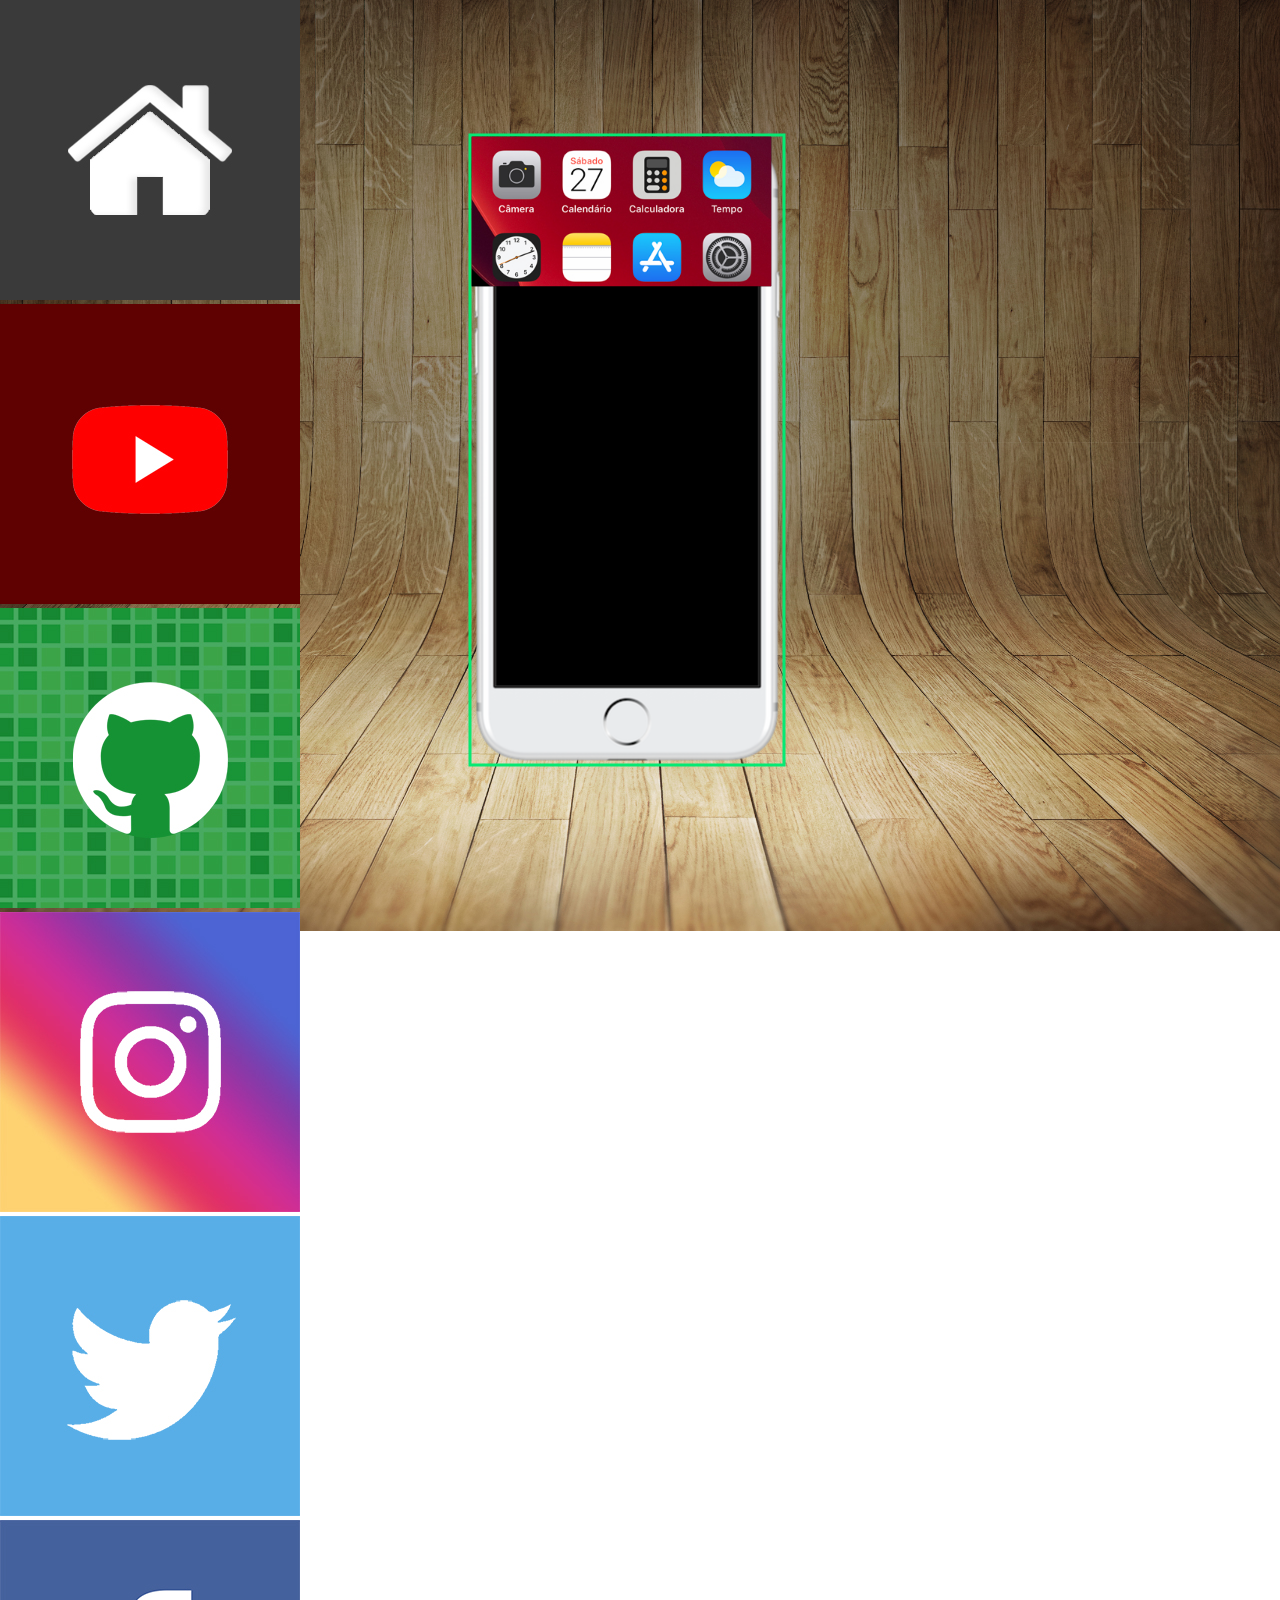
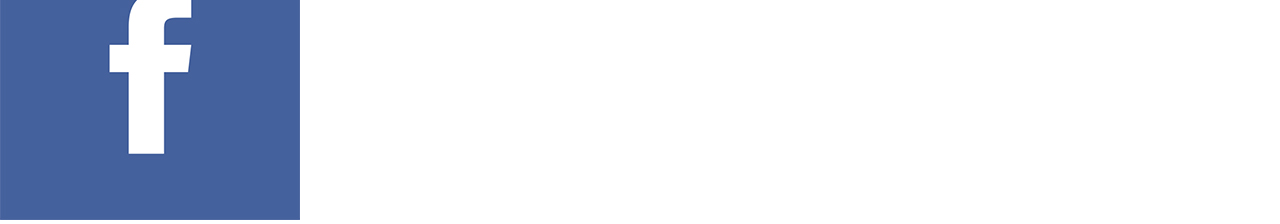
<file: index.html>
<!DOCTYPE html>
<html lang="pt-br">
<head>
    <meta charset="UTF-8">
    <meta name="viewport" content="width=device-width, initial-scale=1.0">
    <link rel="stylesheet" href="style.css">
    <link rel="shortcut icon" href="util/favicon.ico" type="image/x-icon">
    <title>Projeto Redes Socias</title>
</head>
<body>
    
    <div class="container">
        <section id="redes-sociais">
            <a href="home.html" target="tela"><img src="util/imagens/logo-home.jpg" alt="home"></a> <br>
            <a href="youtube.html" target="tela"><img src="util/imagens/logo-youtube.jpg" alt="youtube"></a> <br>
            <a href="github.html" target="tela"><img src="util/imagens/logo-github.jpg" alt="github"></a> <br>
            <a href="instagram.html" target="tela"><img src="util/imagens/logo-instagram.jpg" alt="instagram"></a> <br>
            <a href="twitter.html" target="tela"><img src="util/imagens/logo-twitter.jpg" alt="twitter"></a> <br>
            <a href="facebook.html" target="tela"><img src="util/imagens/logo-facebook.jpg" alt="facebook"></a>
        </section>
        <section id="telefone">
            <iframe src="home.html" frameborder="0" name="tela">
                Seu navegador não é compativel
            </iframe>
        </section>
    </div>
    
</body>
</html>
</file>
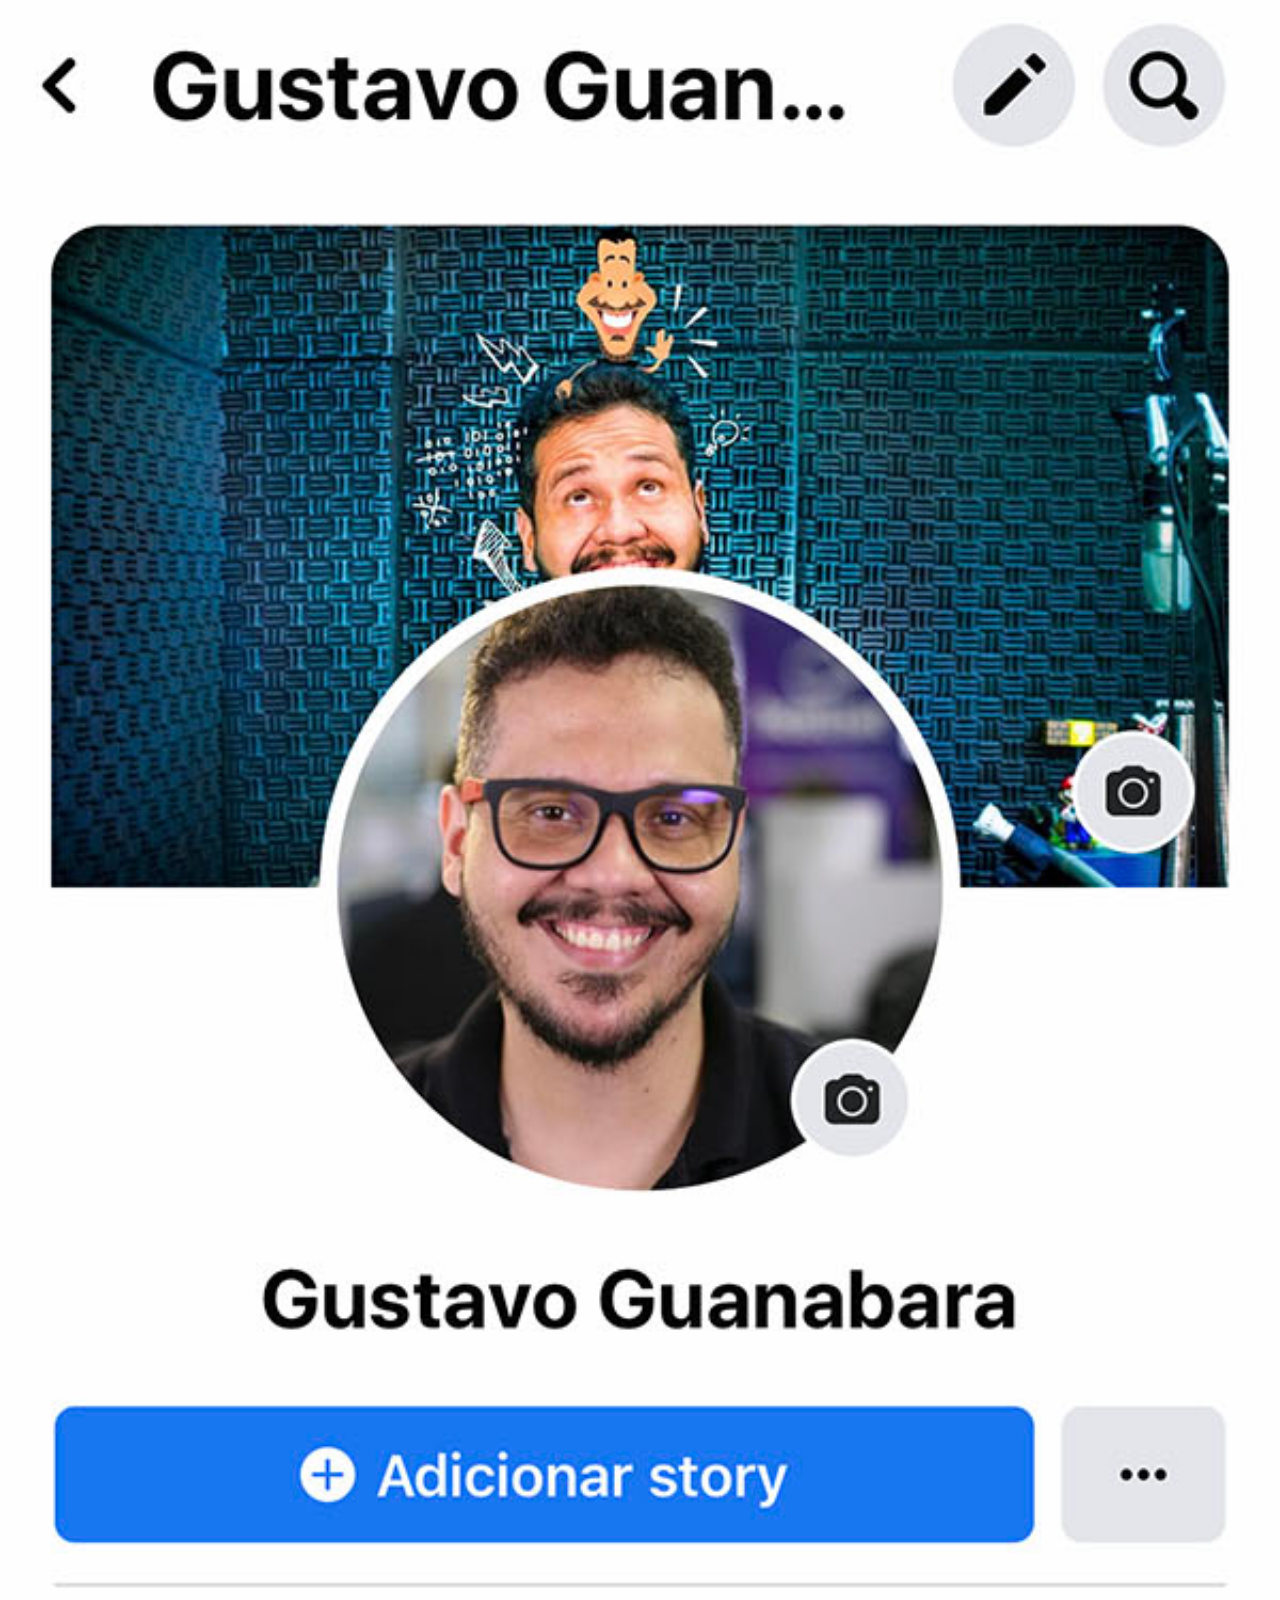
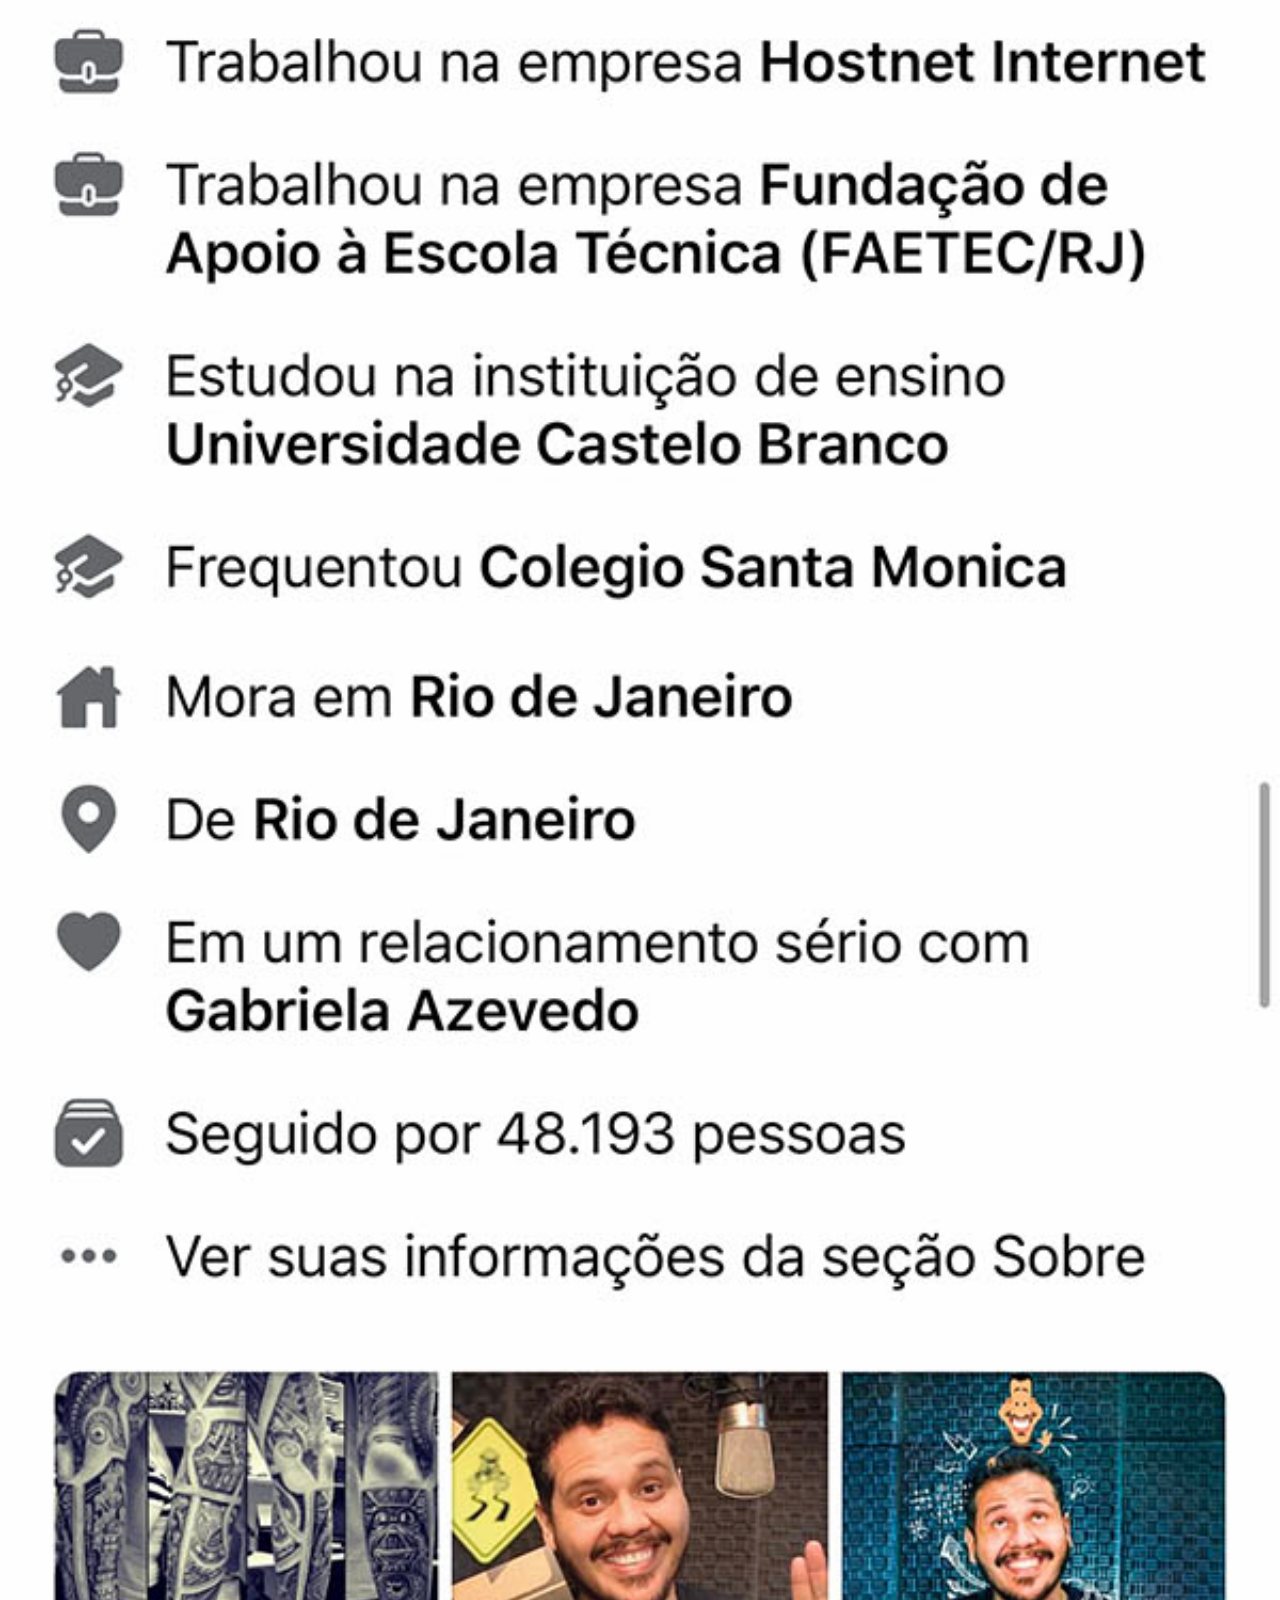
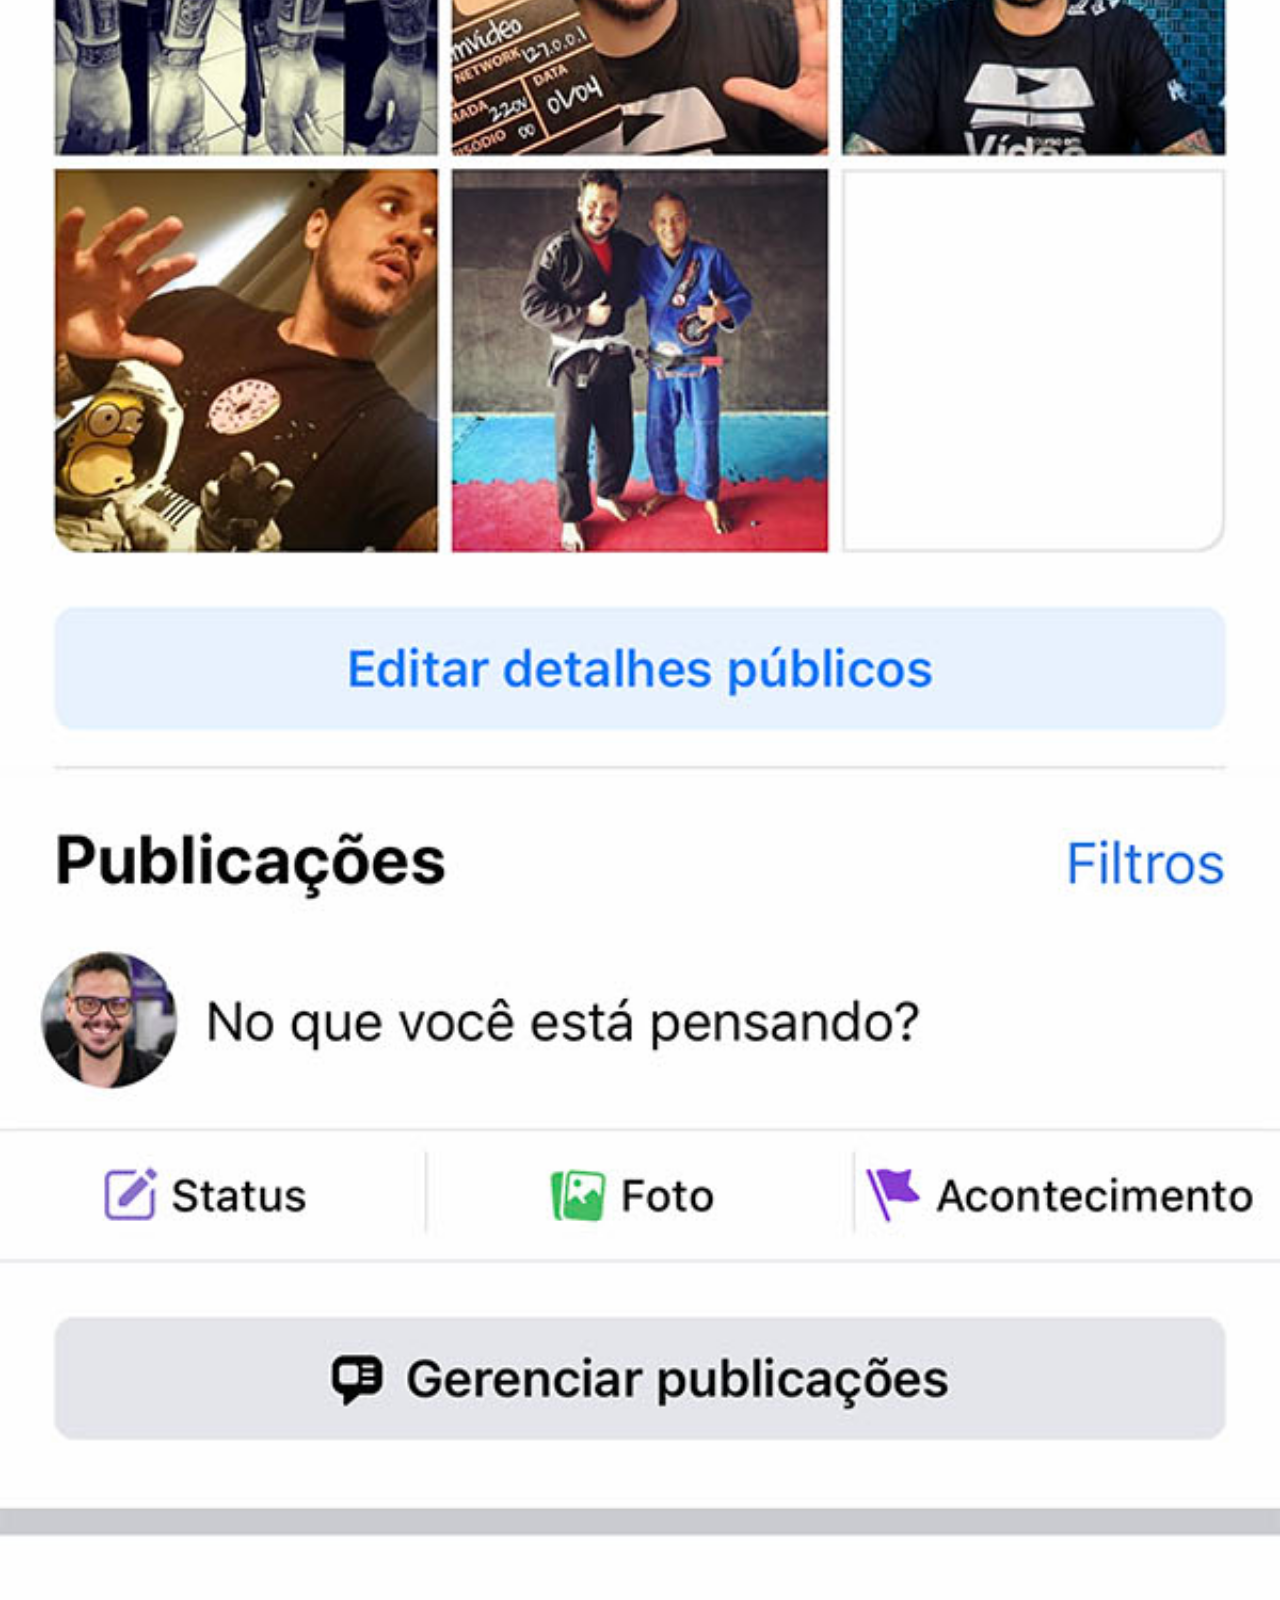
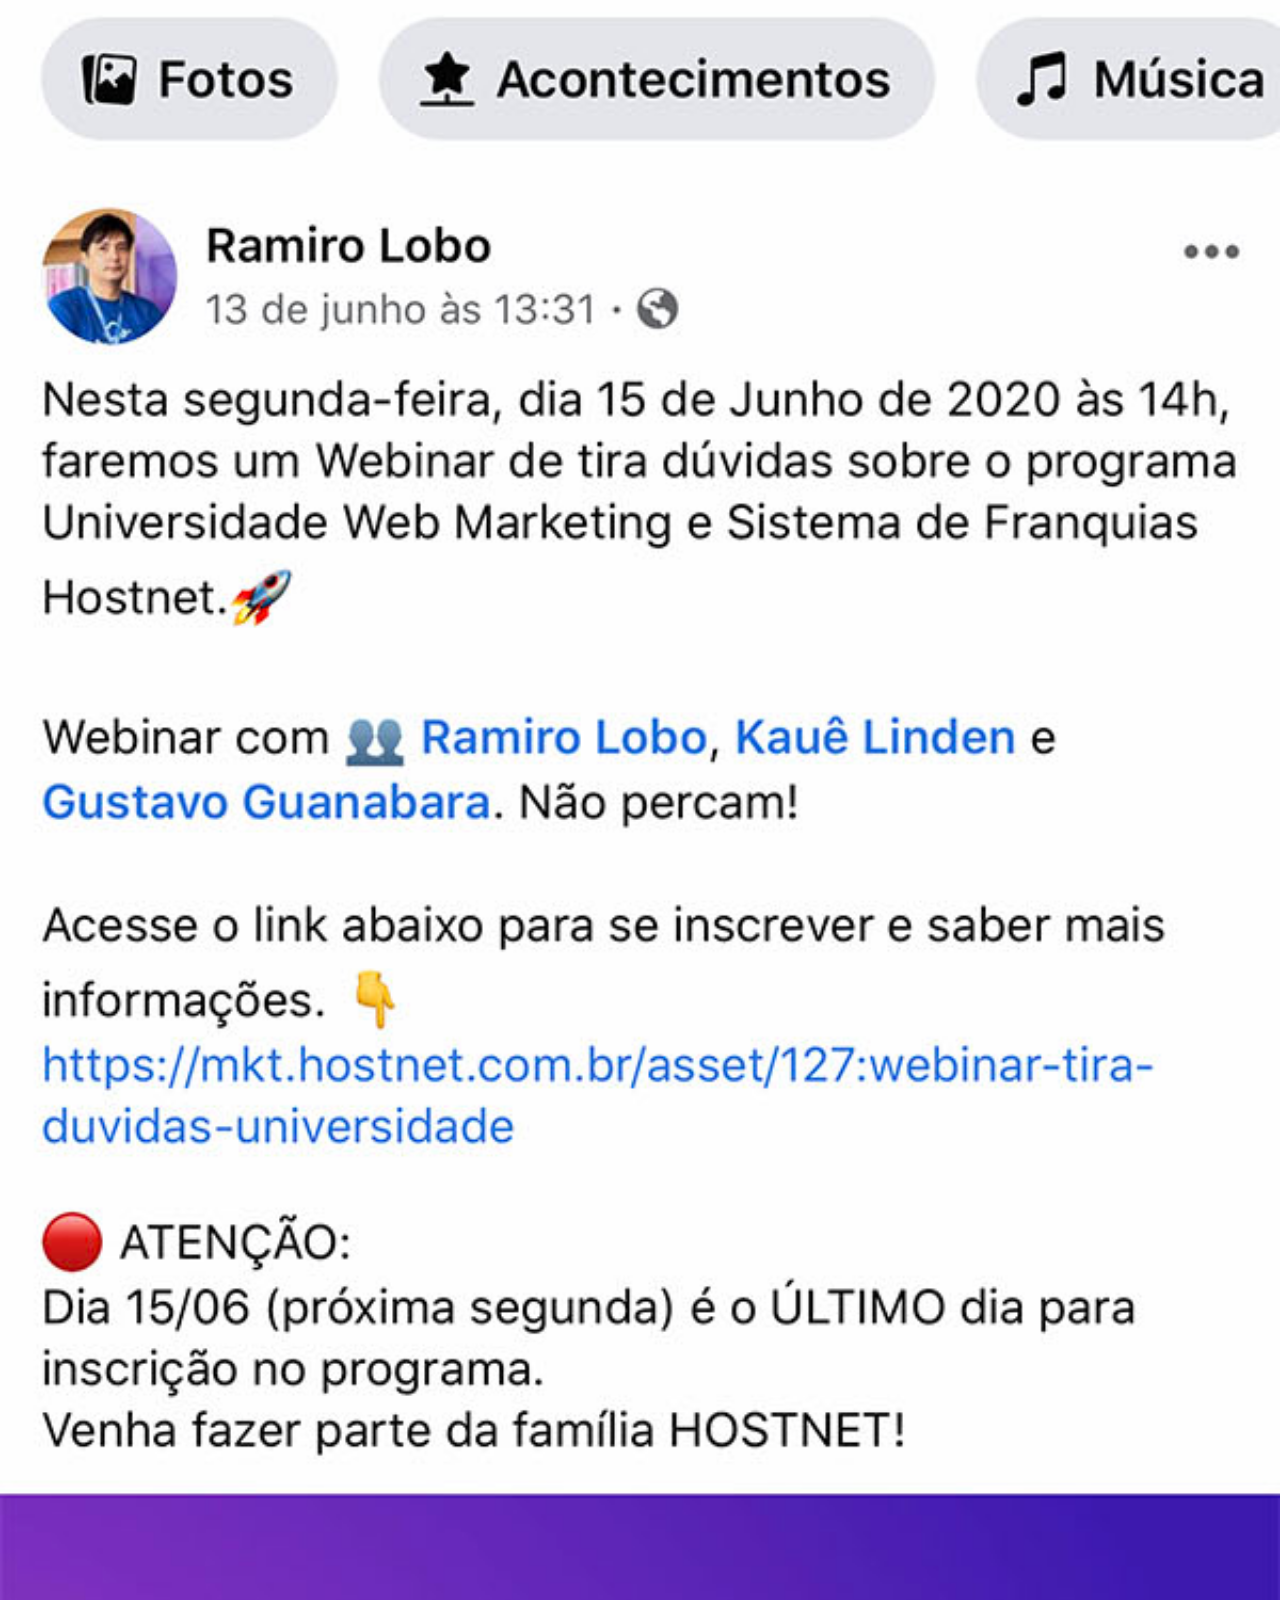
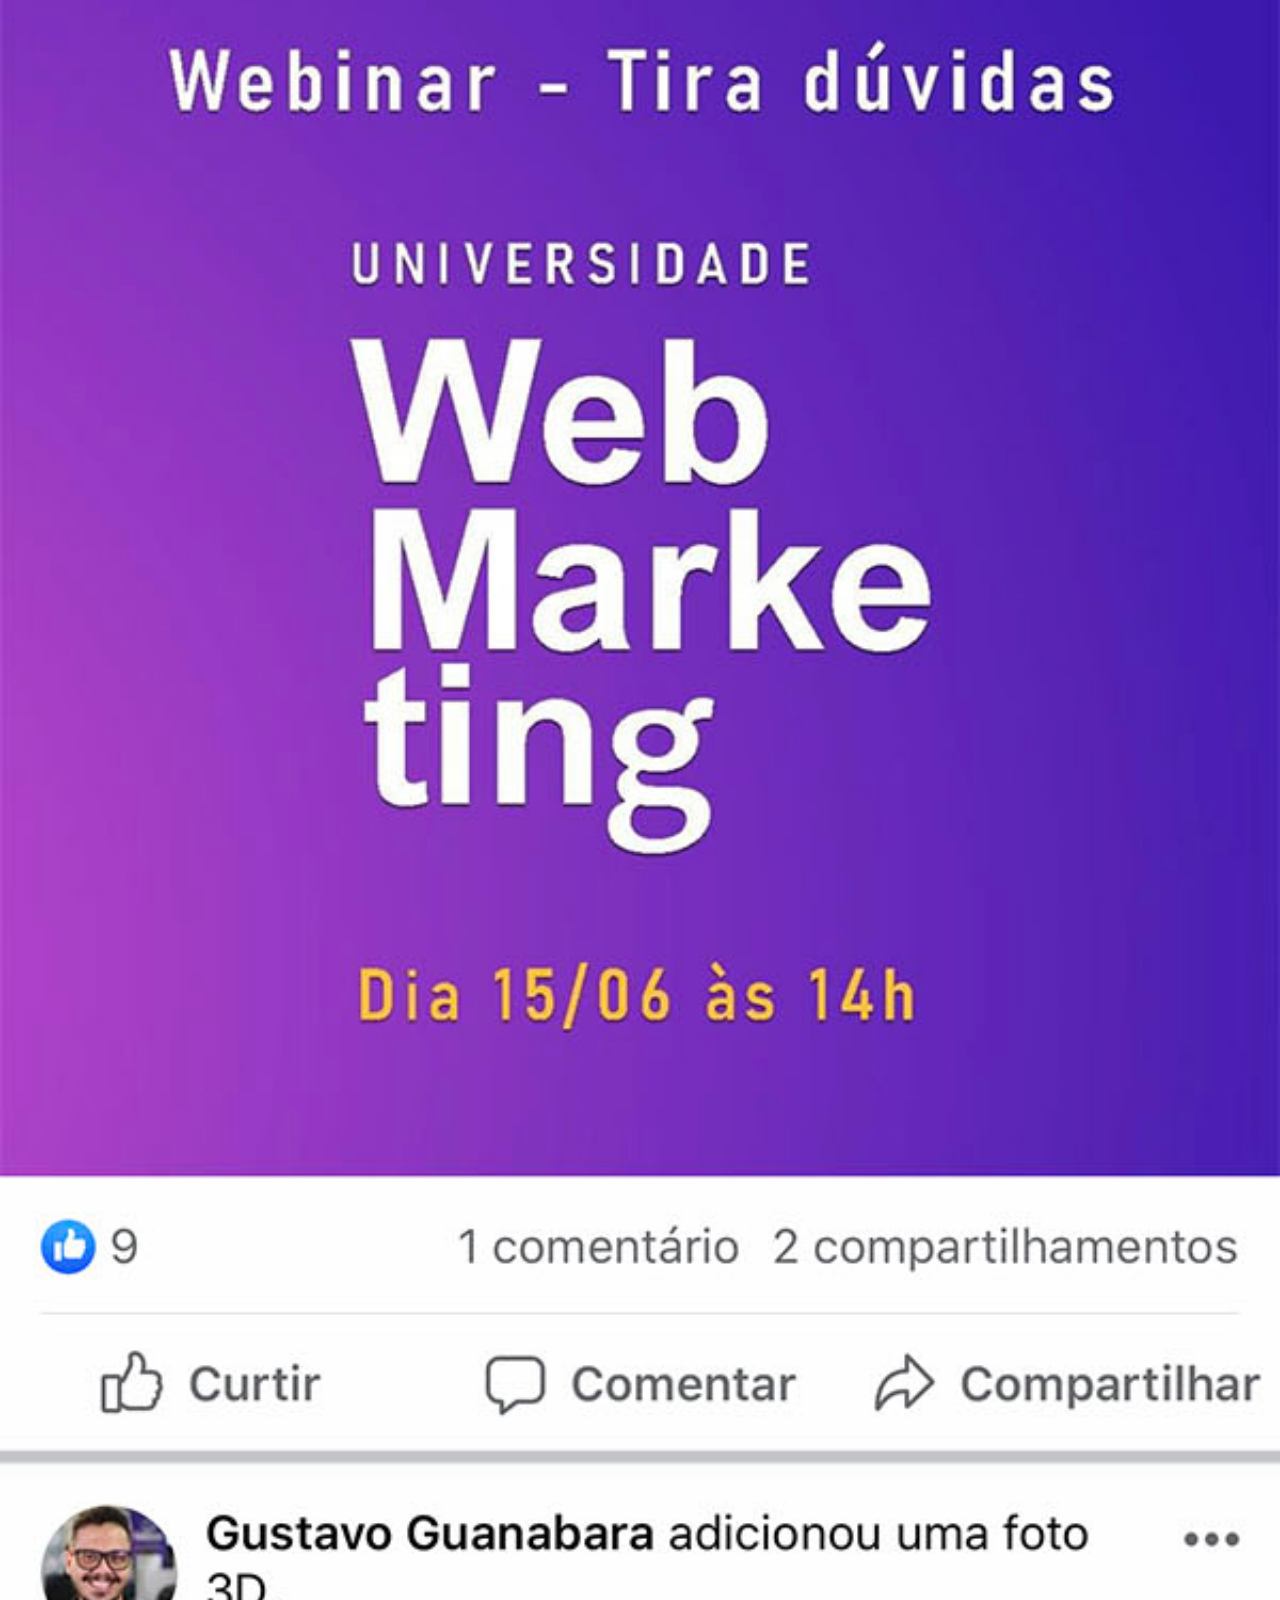
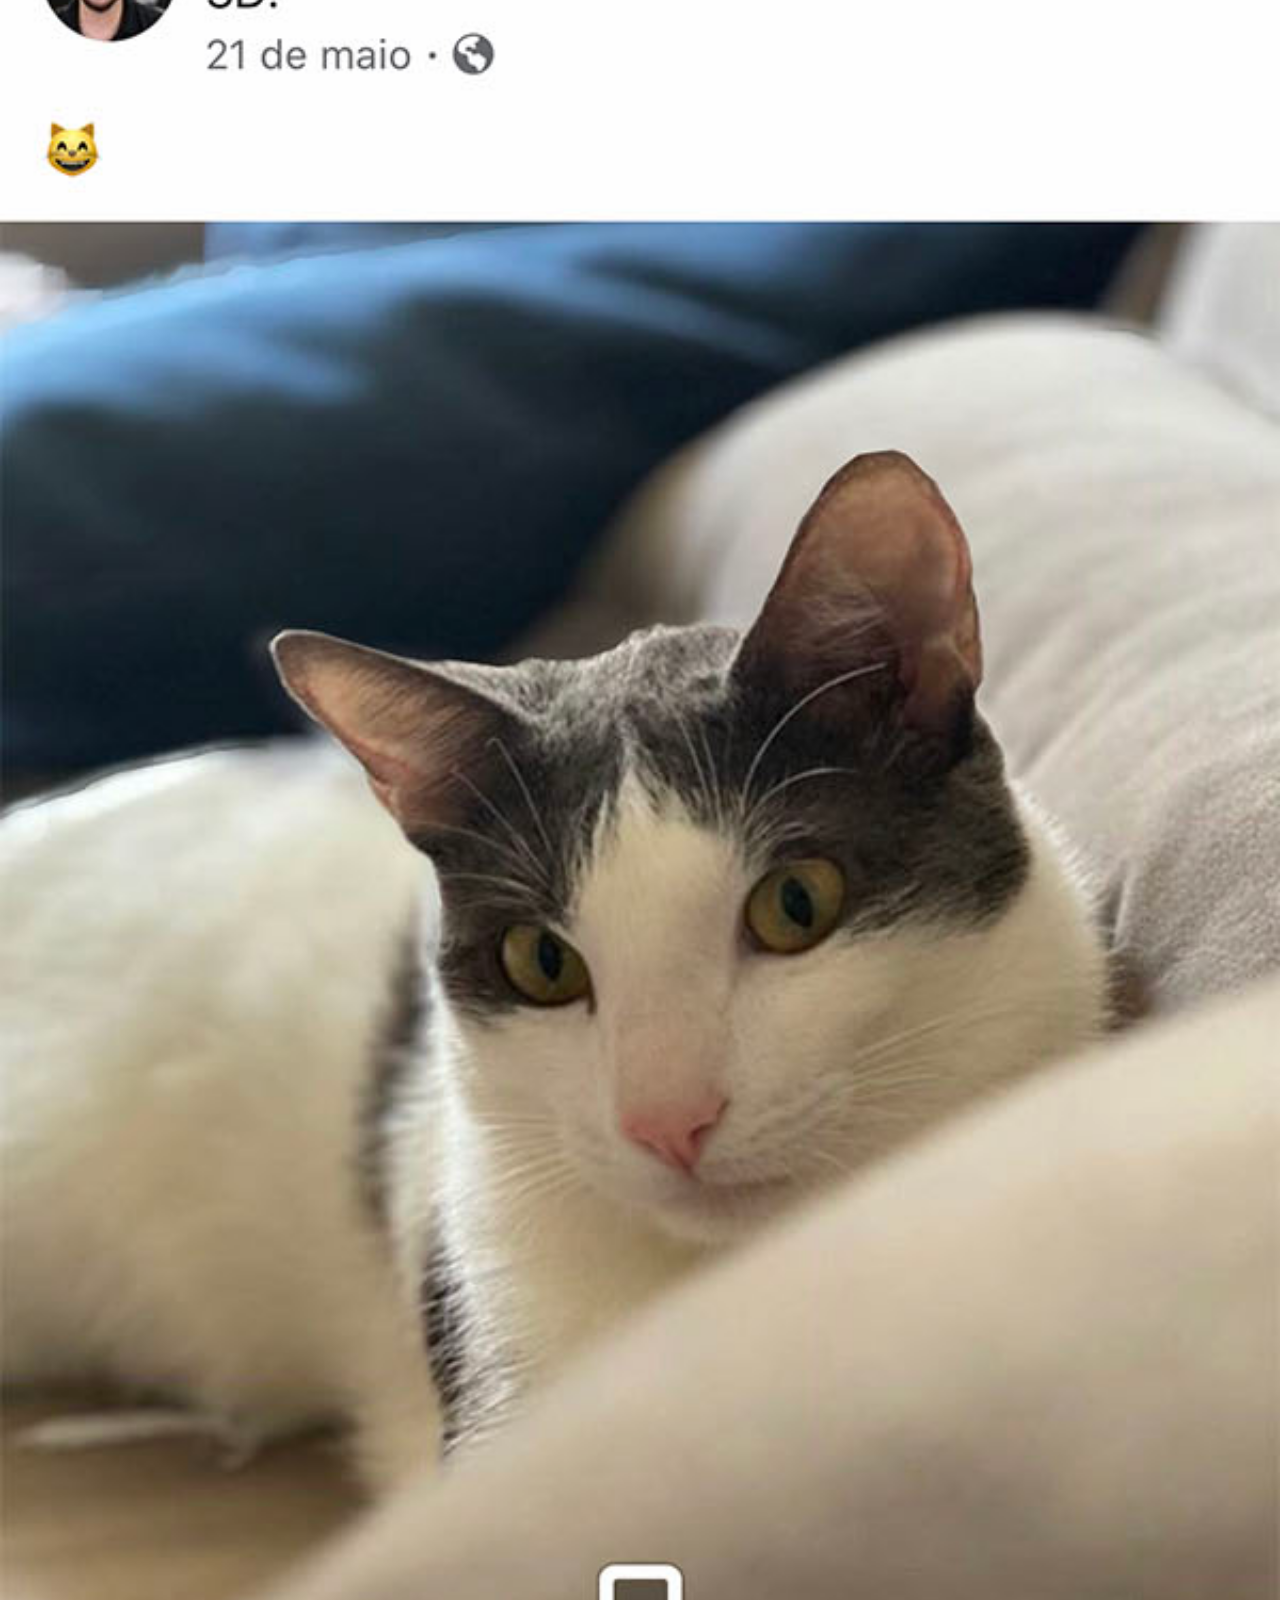
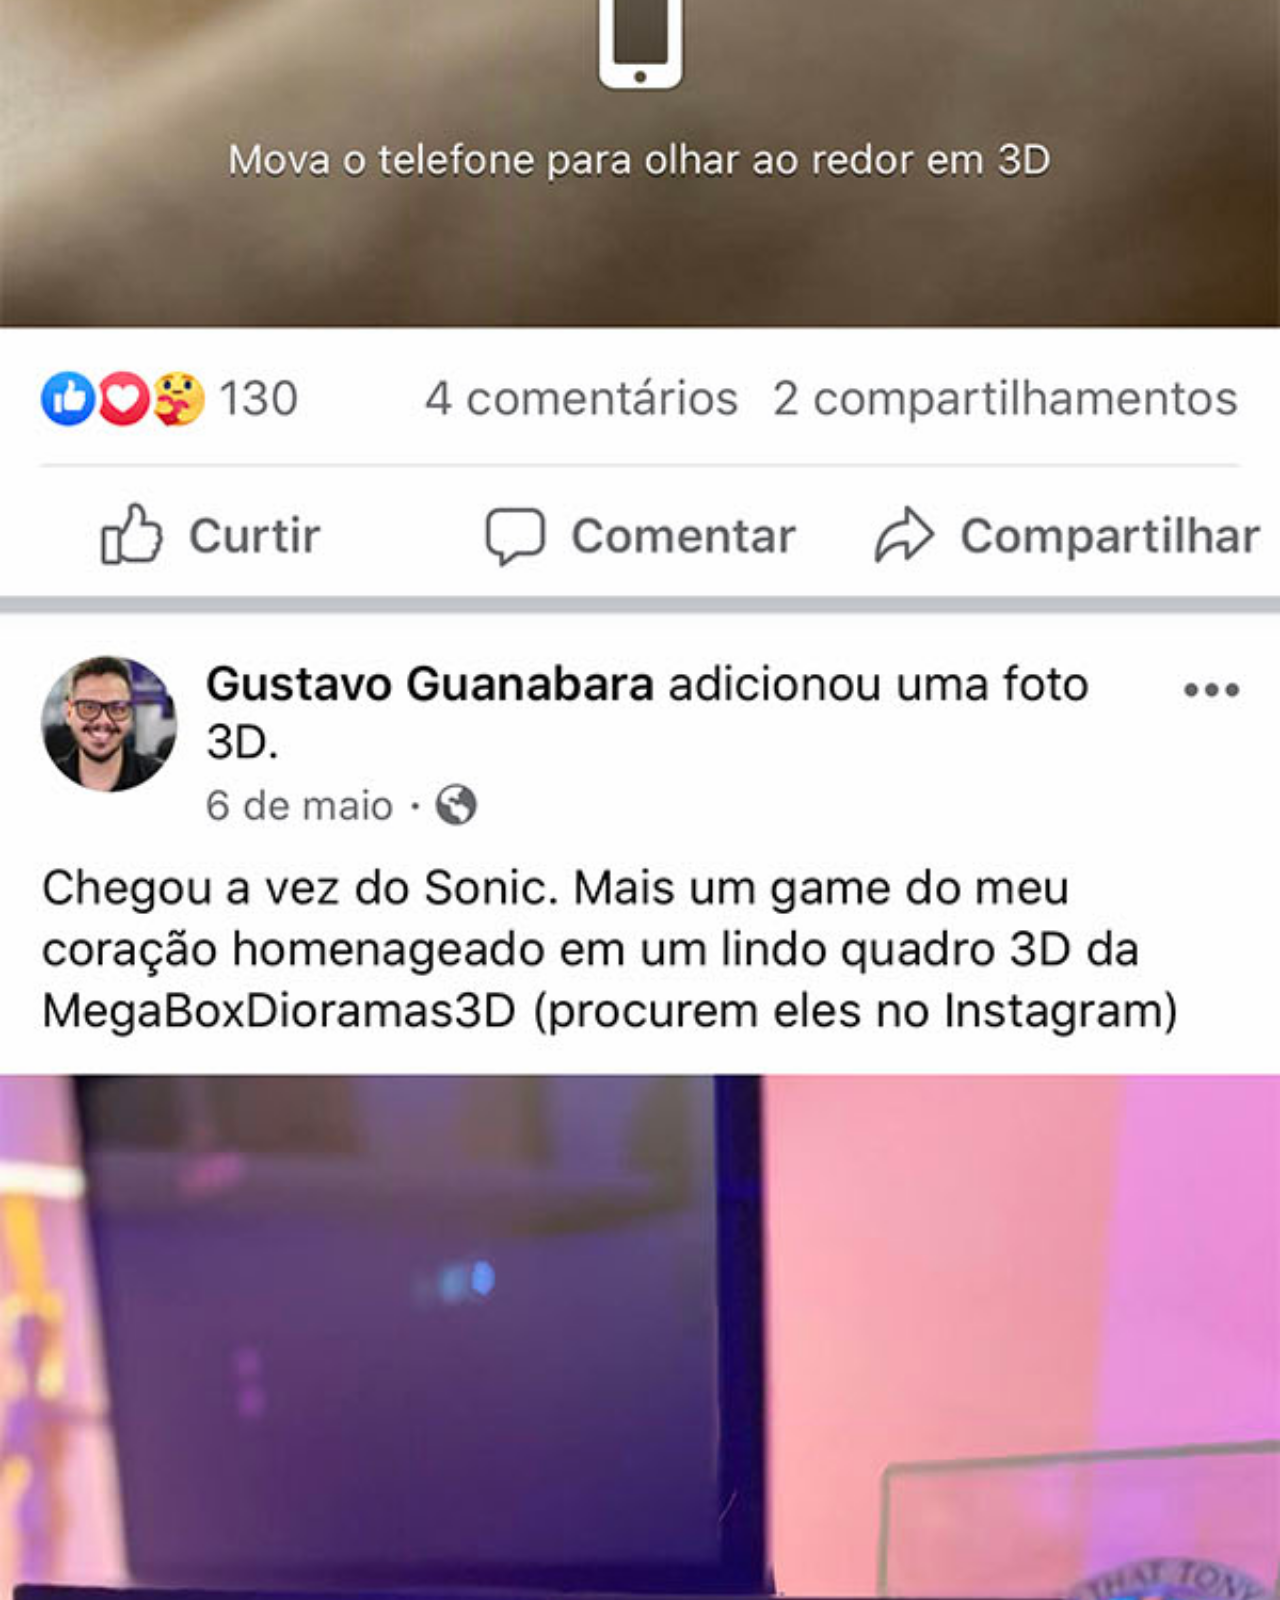
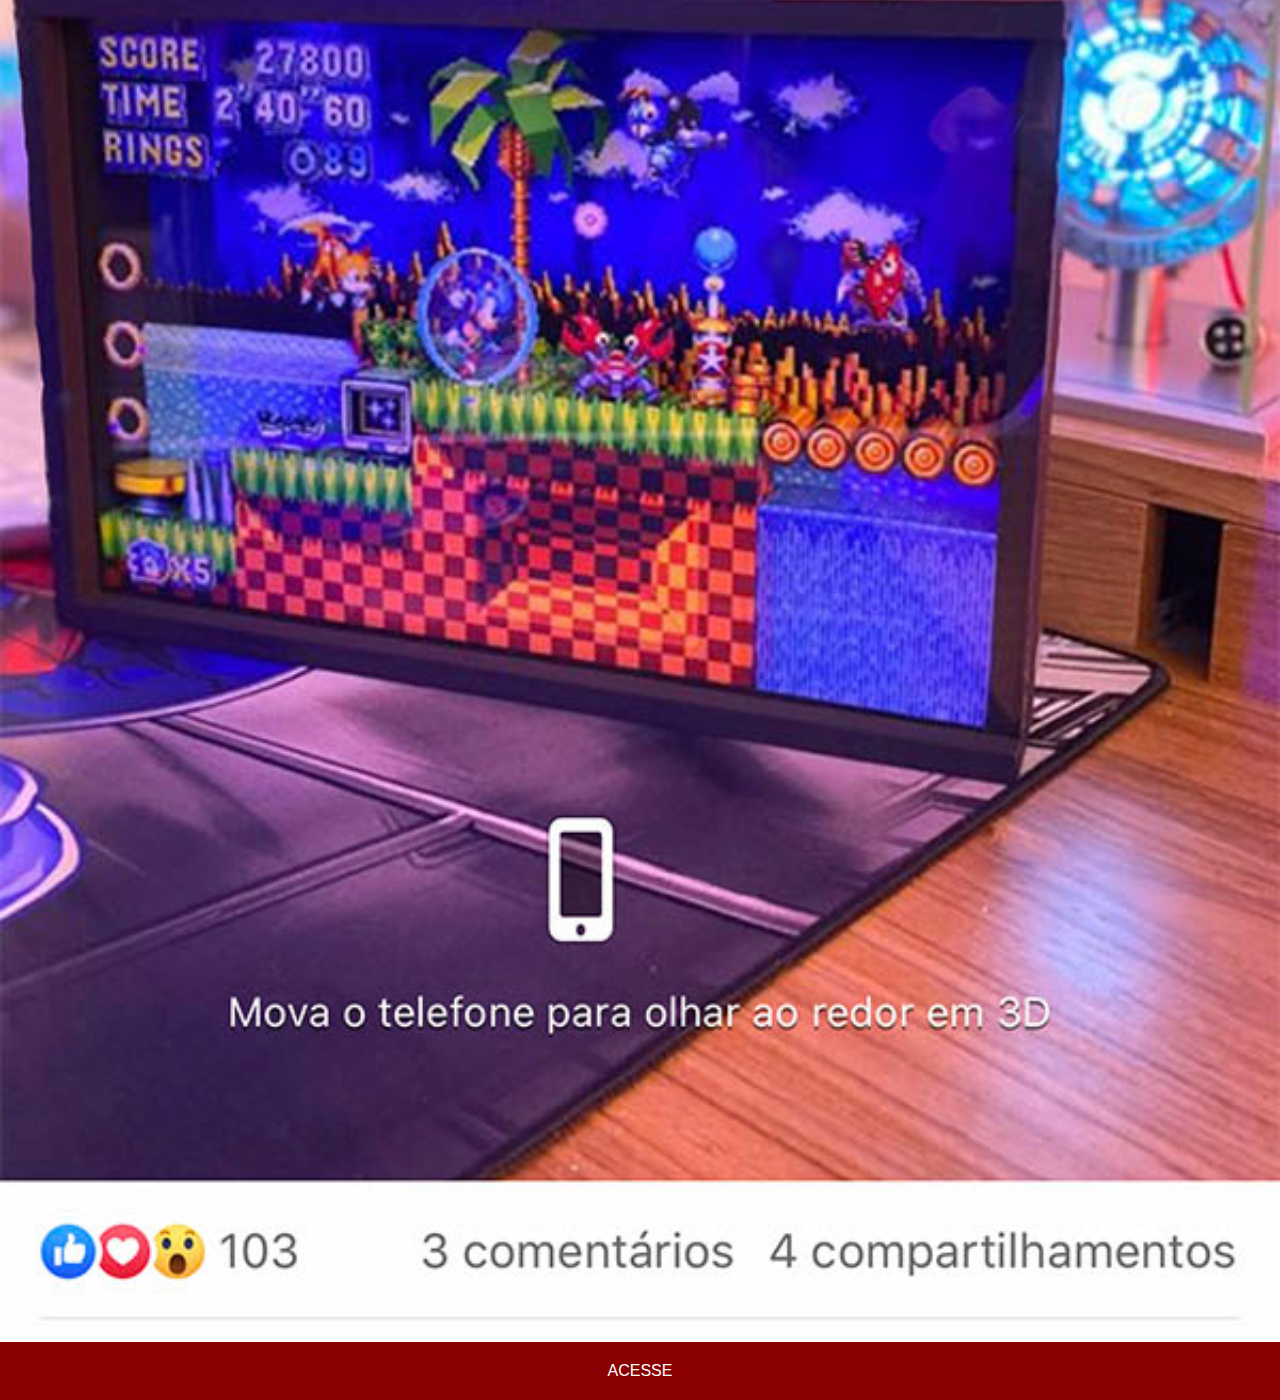
<file: facebook.html>
<!DOCTYPE html>
<html lang="en">
<head>
    <meta charset="UTF-8">
    <meta name="viewport" content="width=device-width, initial-scale=1.0">
    <title>Facebook</title>
    <link rel="stylesheet" href="estilo-social.css">
</head>
<body>
    <img src="util/imagens/tela-facebook.jpg" alt="">
    <a href="https://www.facebook.com/gustavoguanabara/?locale=pt_BR" target="_blank">ACESSE</a>
</body>
</html>
</file>
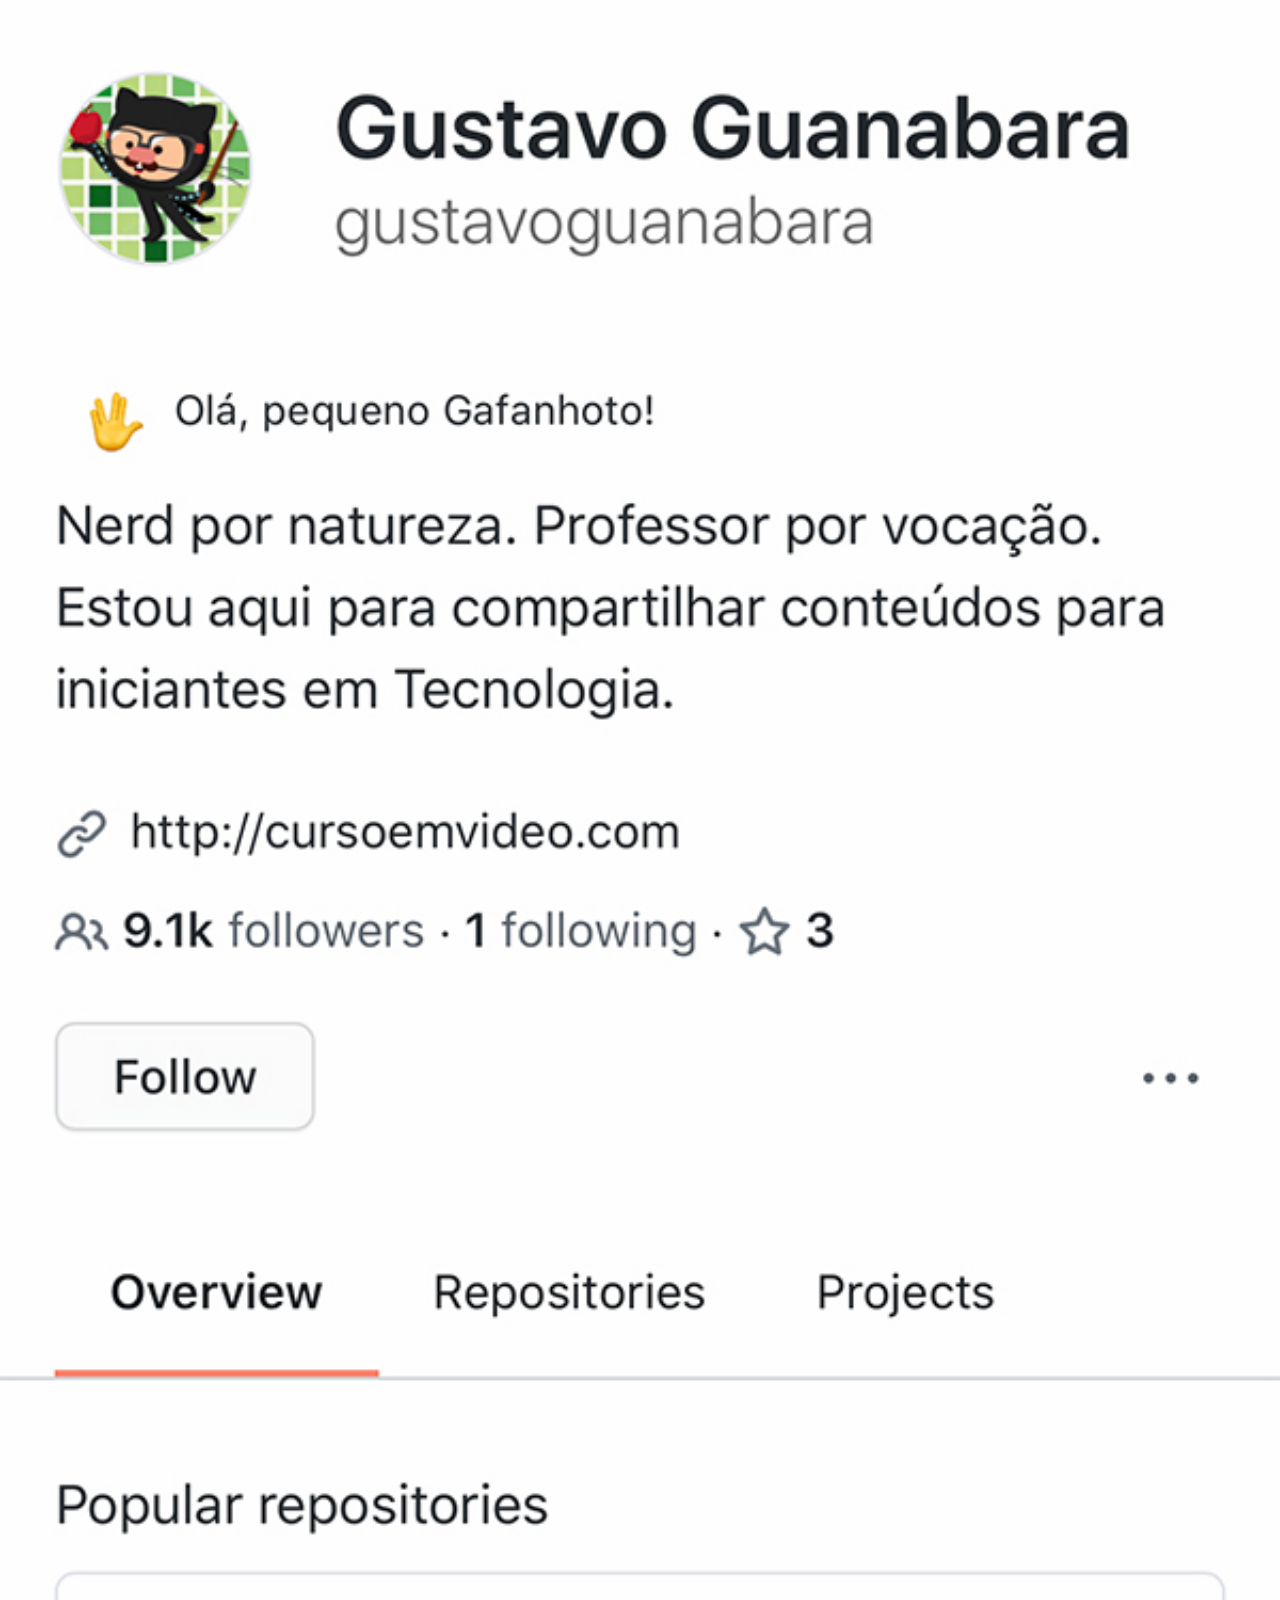
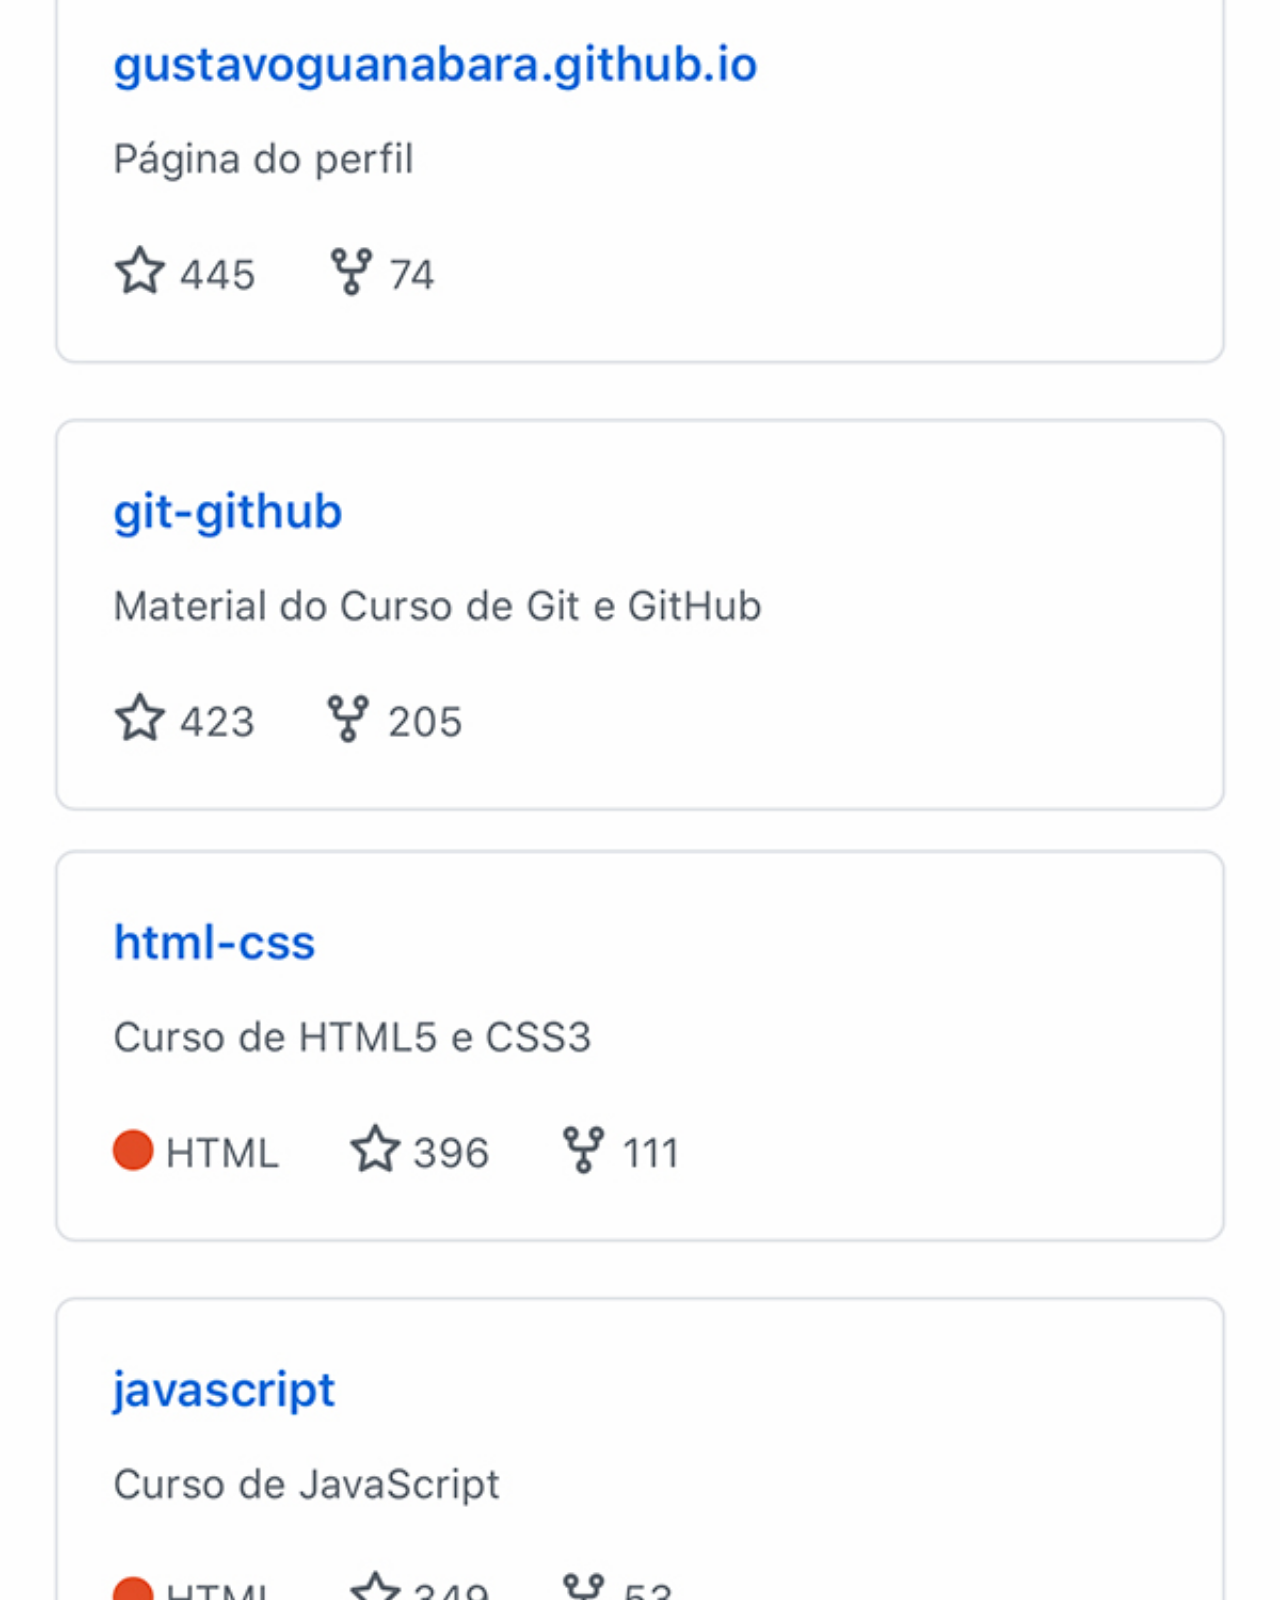
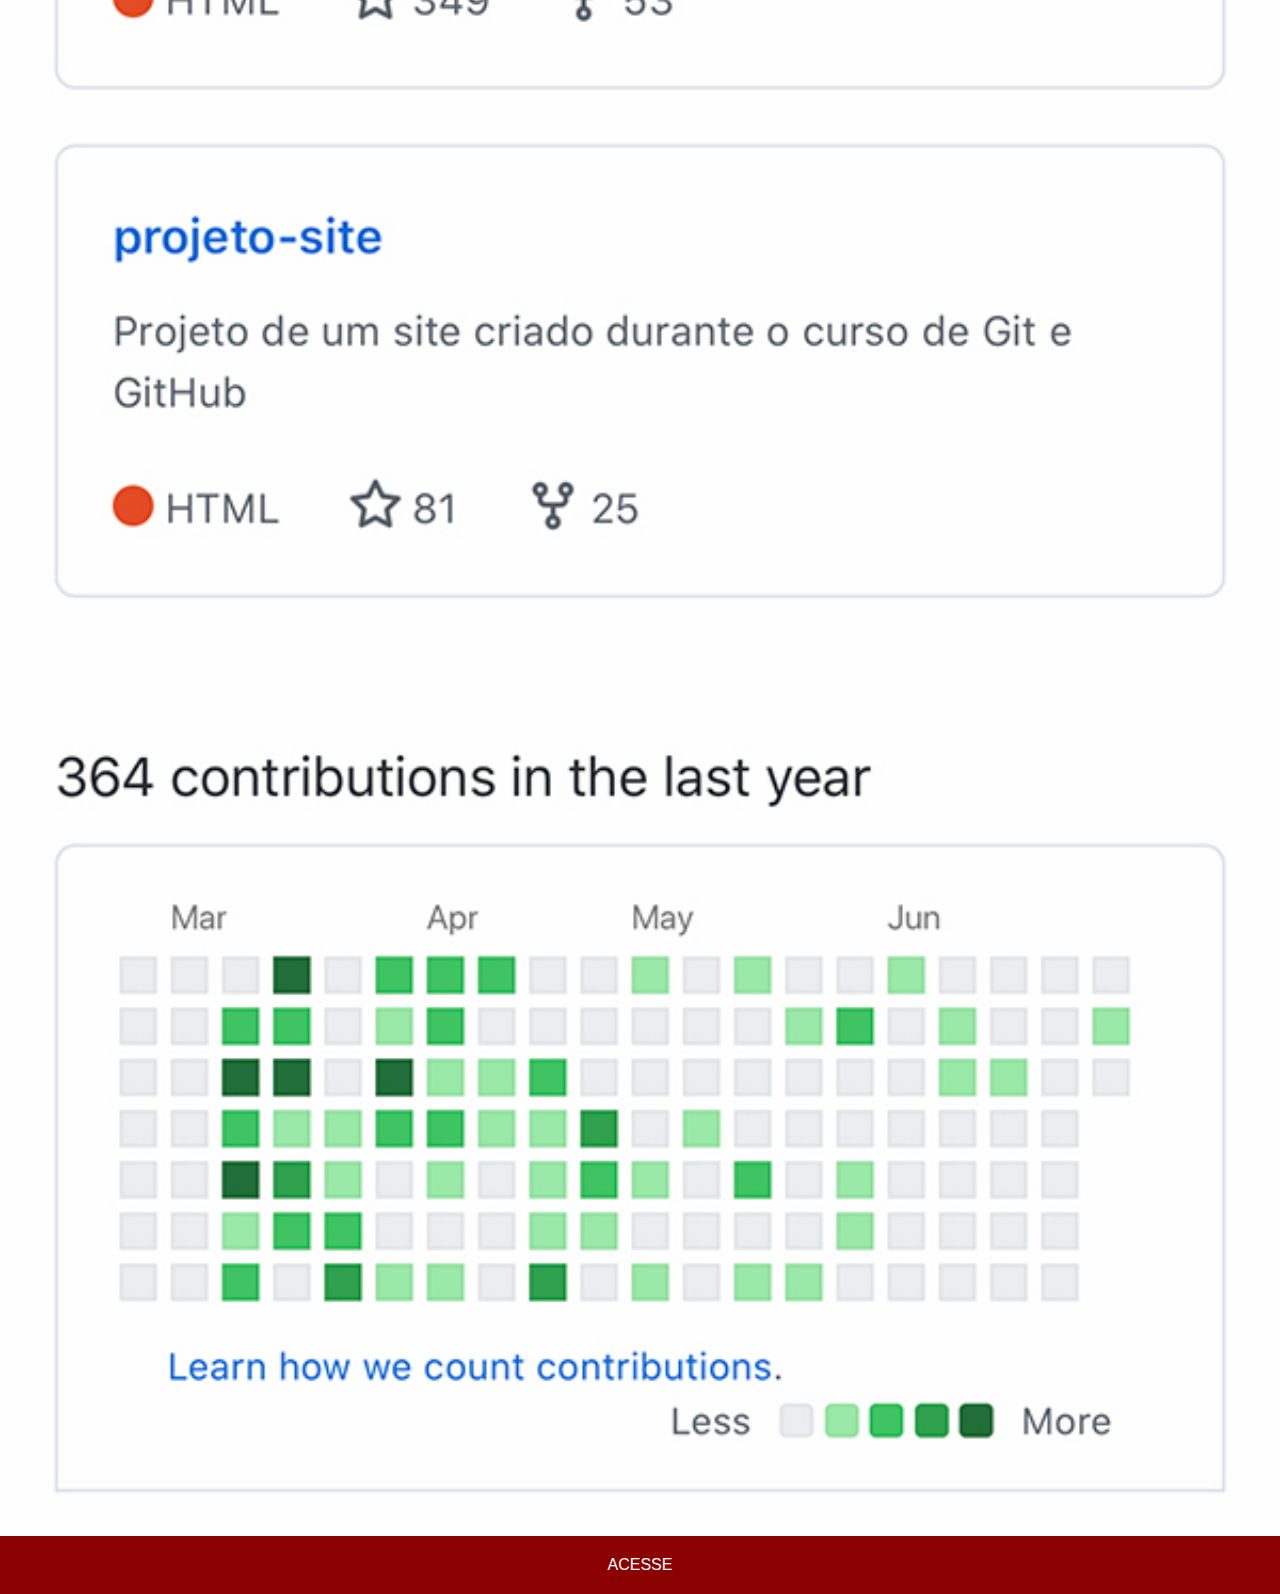
<file: github.html>
<!DOCTYPE html>
<html lang="en">
<head>
    <meta charset="UTF-8">
    <meta name="viewport" content="width=device-width, initial-scale=1.0">
    <title>GitHub</title>
    <link rel="stylesheet" href="estilo-social.css">
</head>
<body>
    <img src="util/imagens/tela-github.jpg" alt="">
    <a href="https://github.com/gustavoguanabara" target="_blank">ACESSE</a>
</body>
</html>
</file>
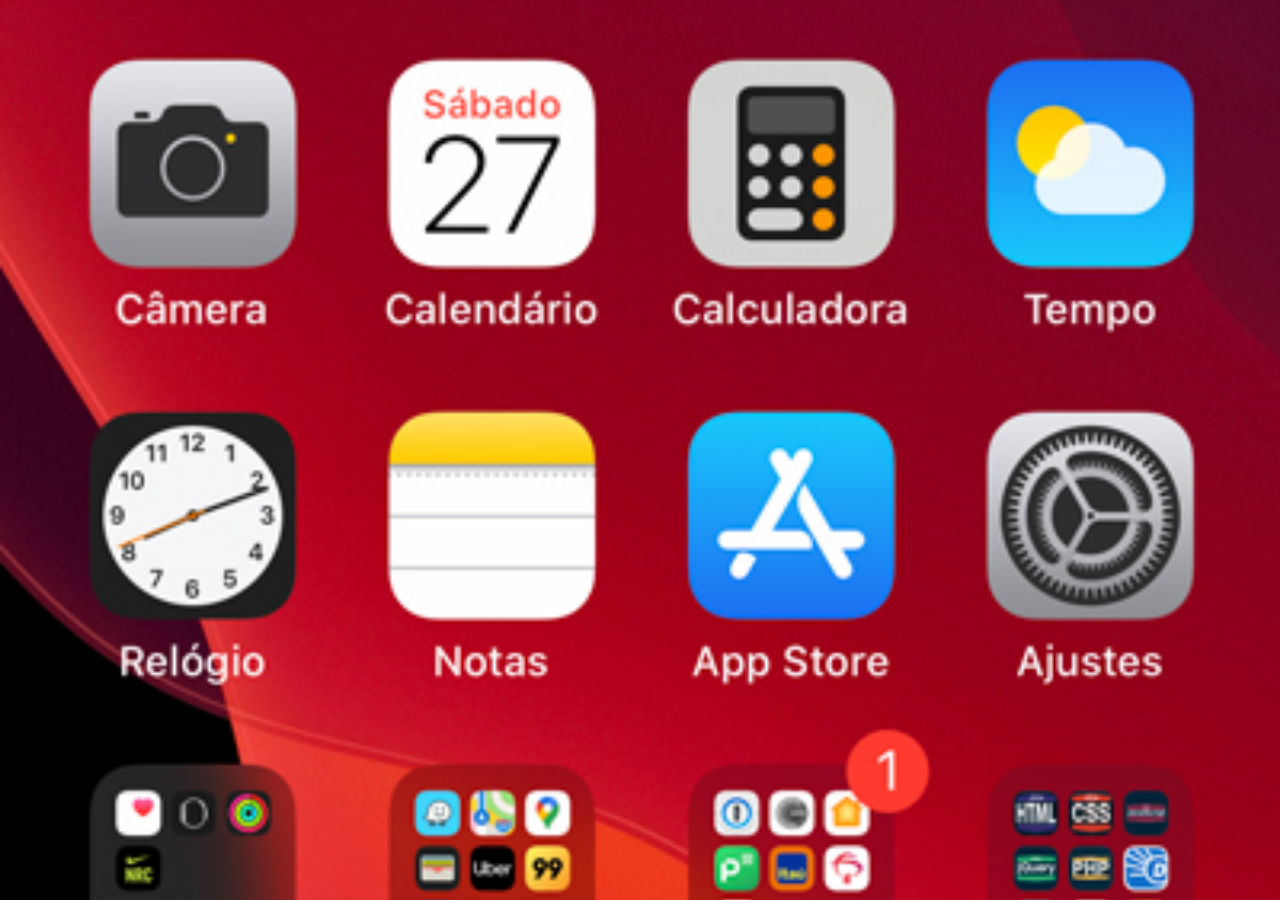
<file: home.html>
<!DOCTYPE html>
<html lang="en">
<head>
    <meta charset="UTF-8">
    <meta name="viewport" content="width=device-width, initial-scale=1.0">
    <title>Home</title>
    <style>
        * {
            margin: 0px;
            padding: 0px;
        }

        body {
            background-image: url('./util/imagens/tela-home.jpg');
            background-color: black;
            background-repeat: no-repeat;
            background-size: cover;
        }
    </style>
</head>
<body>
    
</body>
</html>
</file>
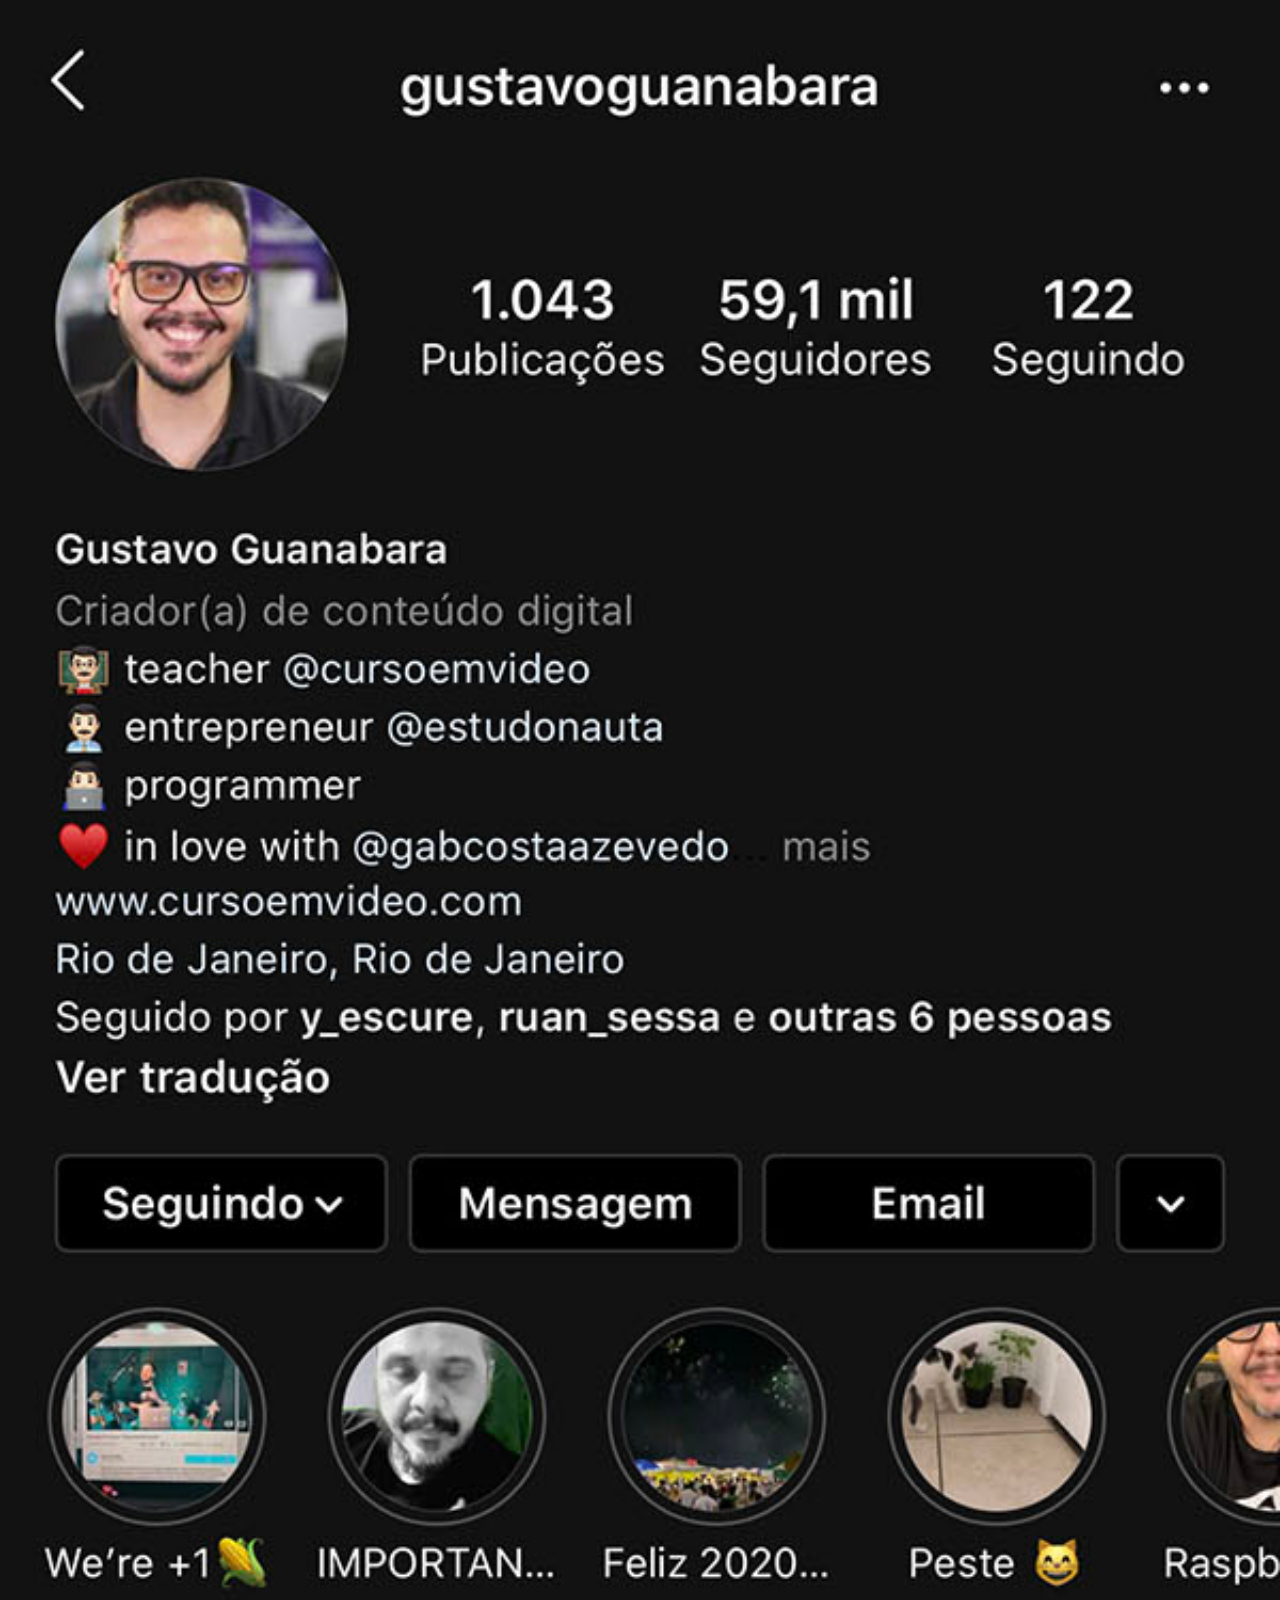
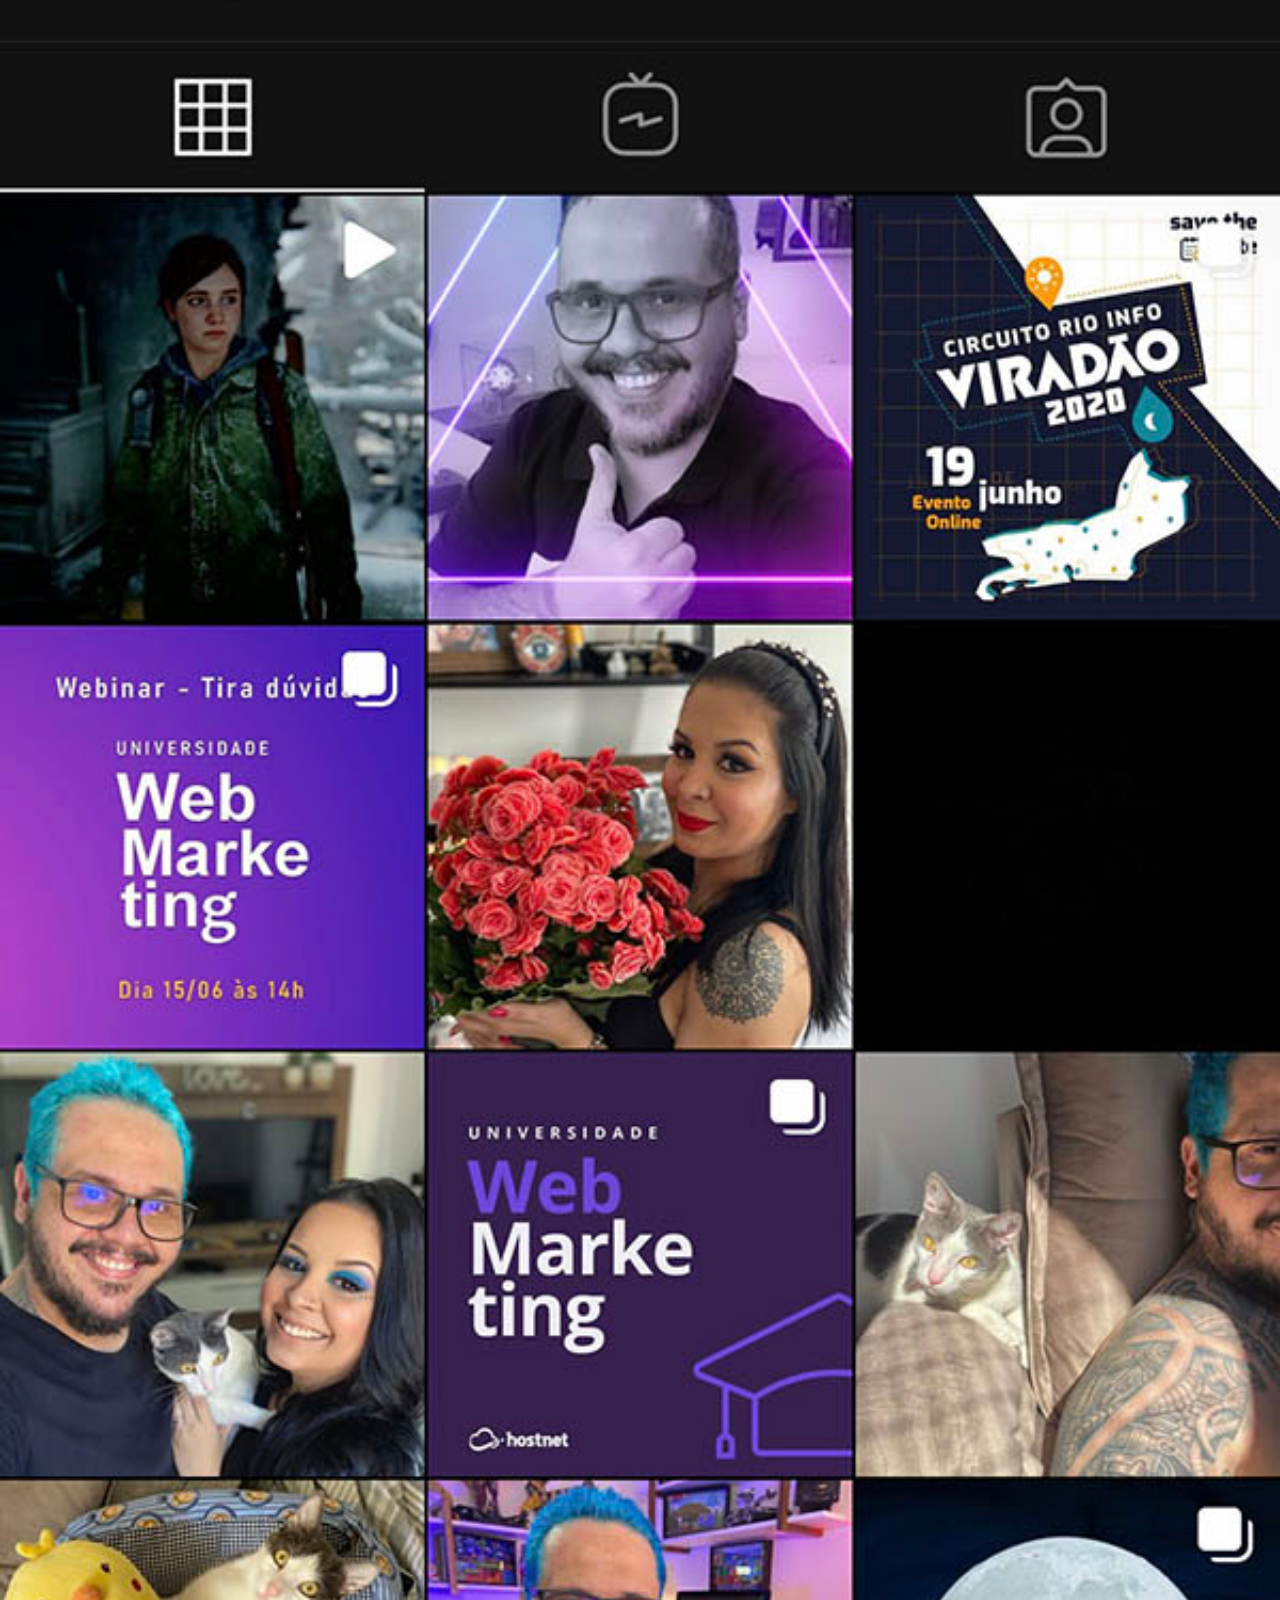
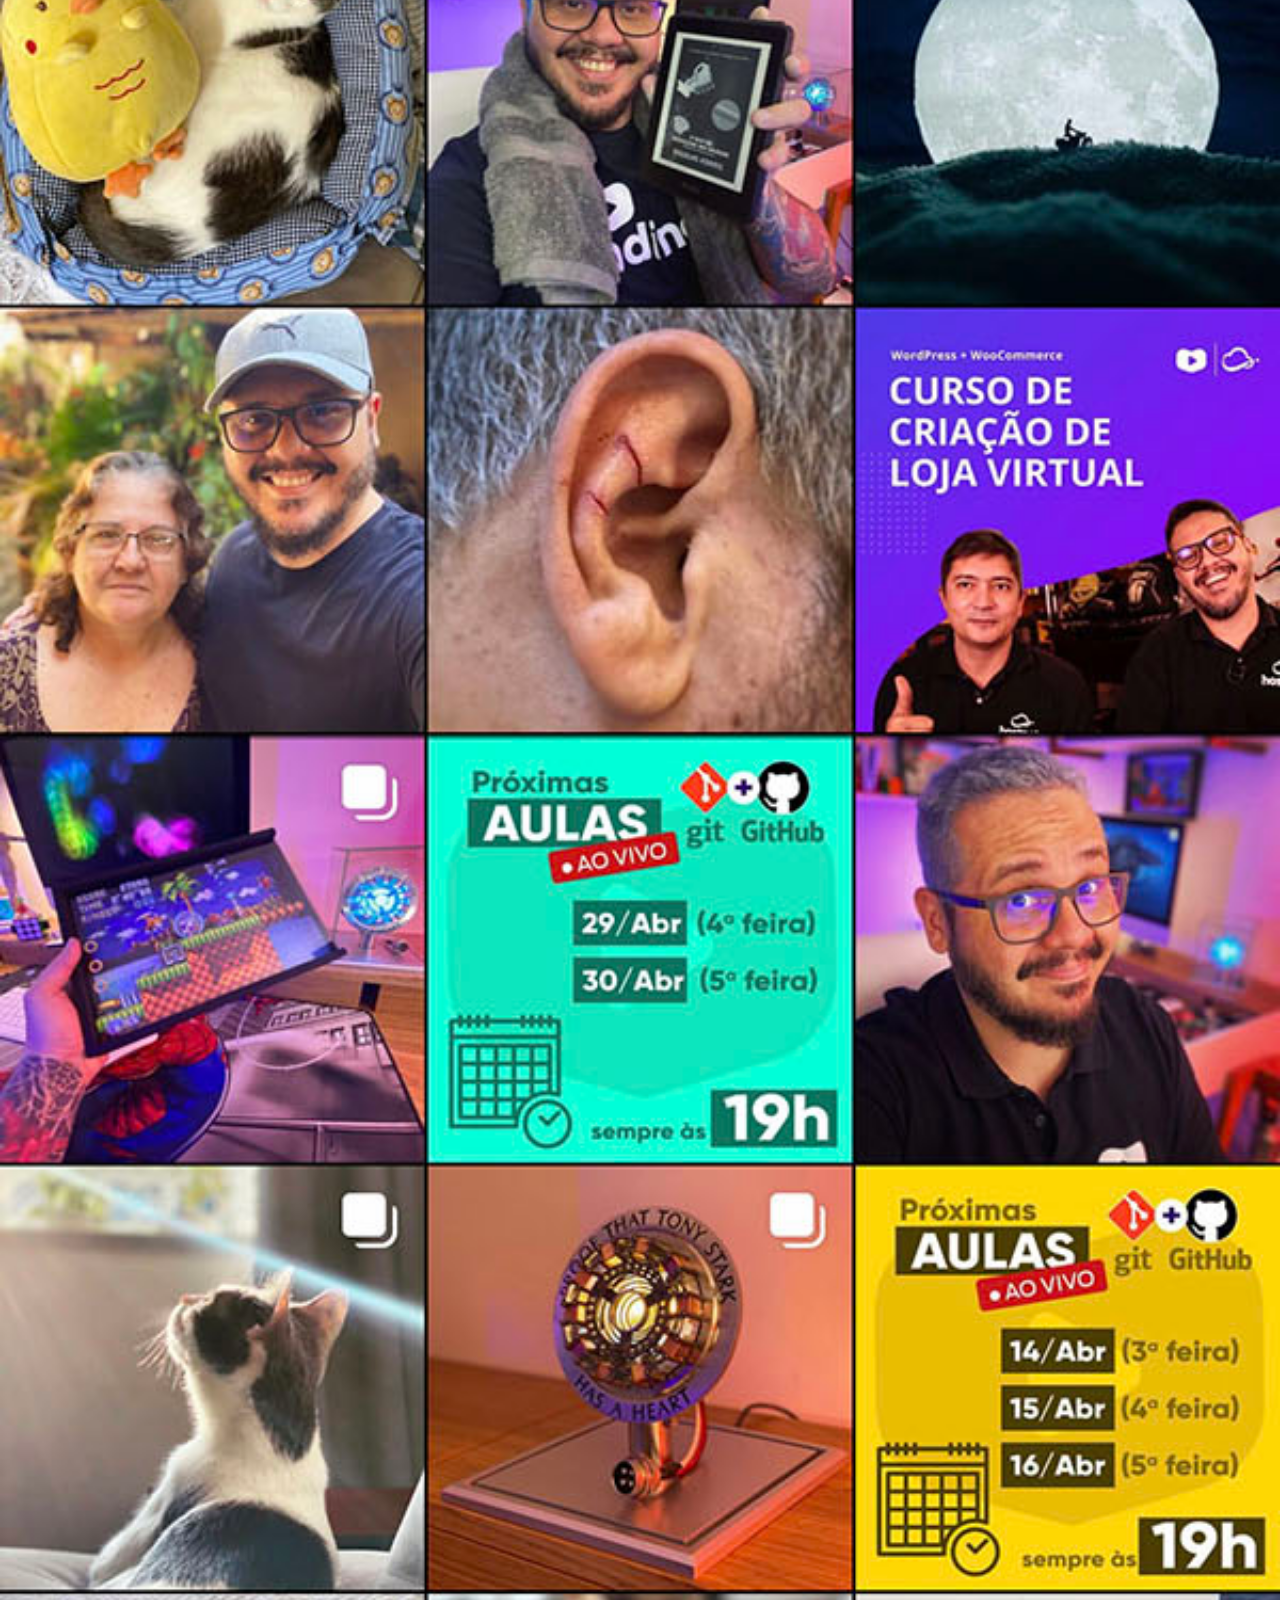
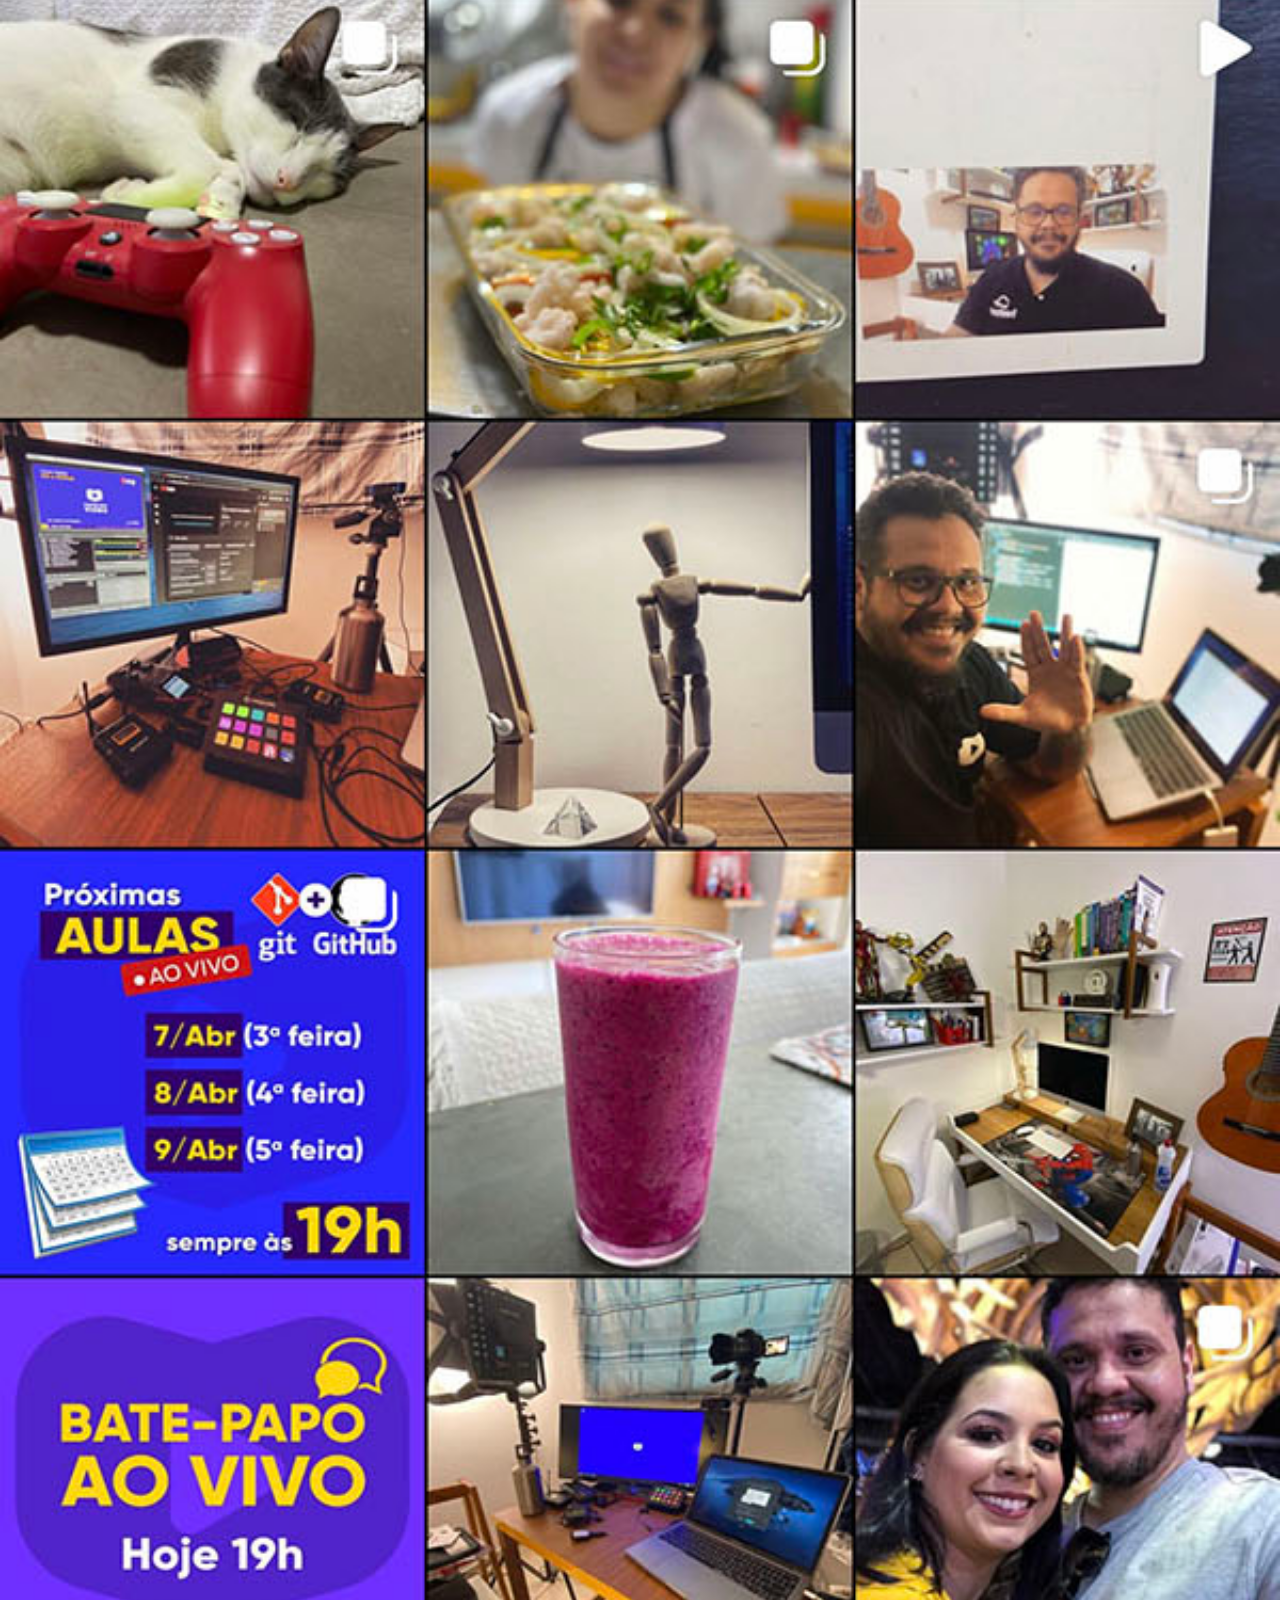
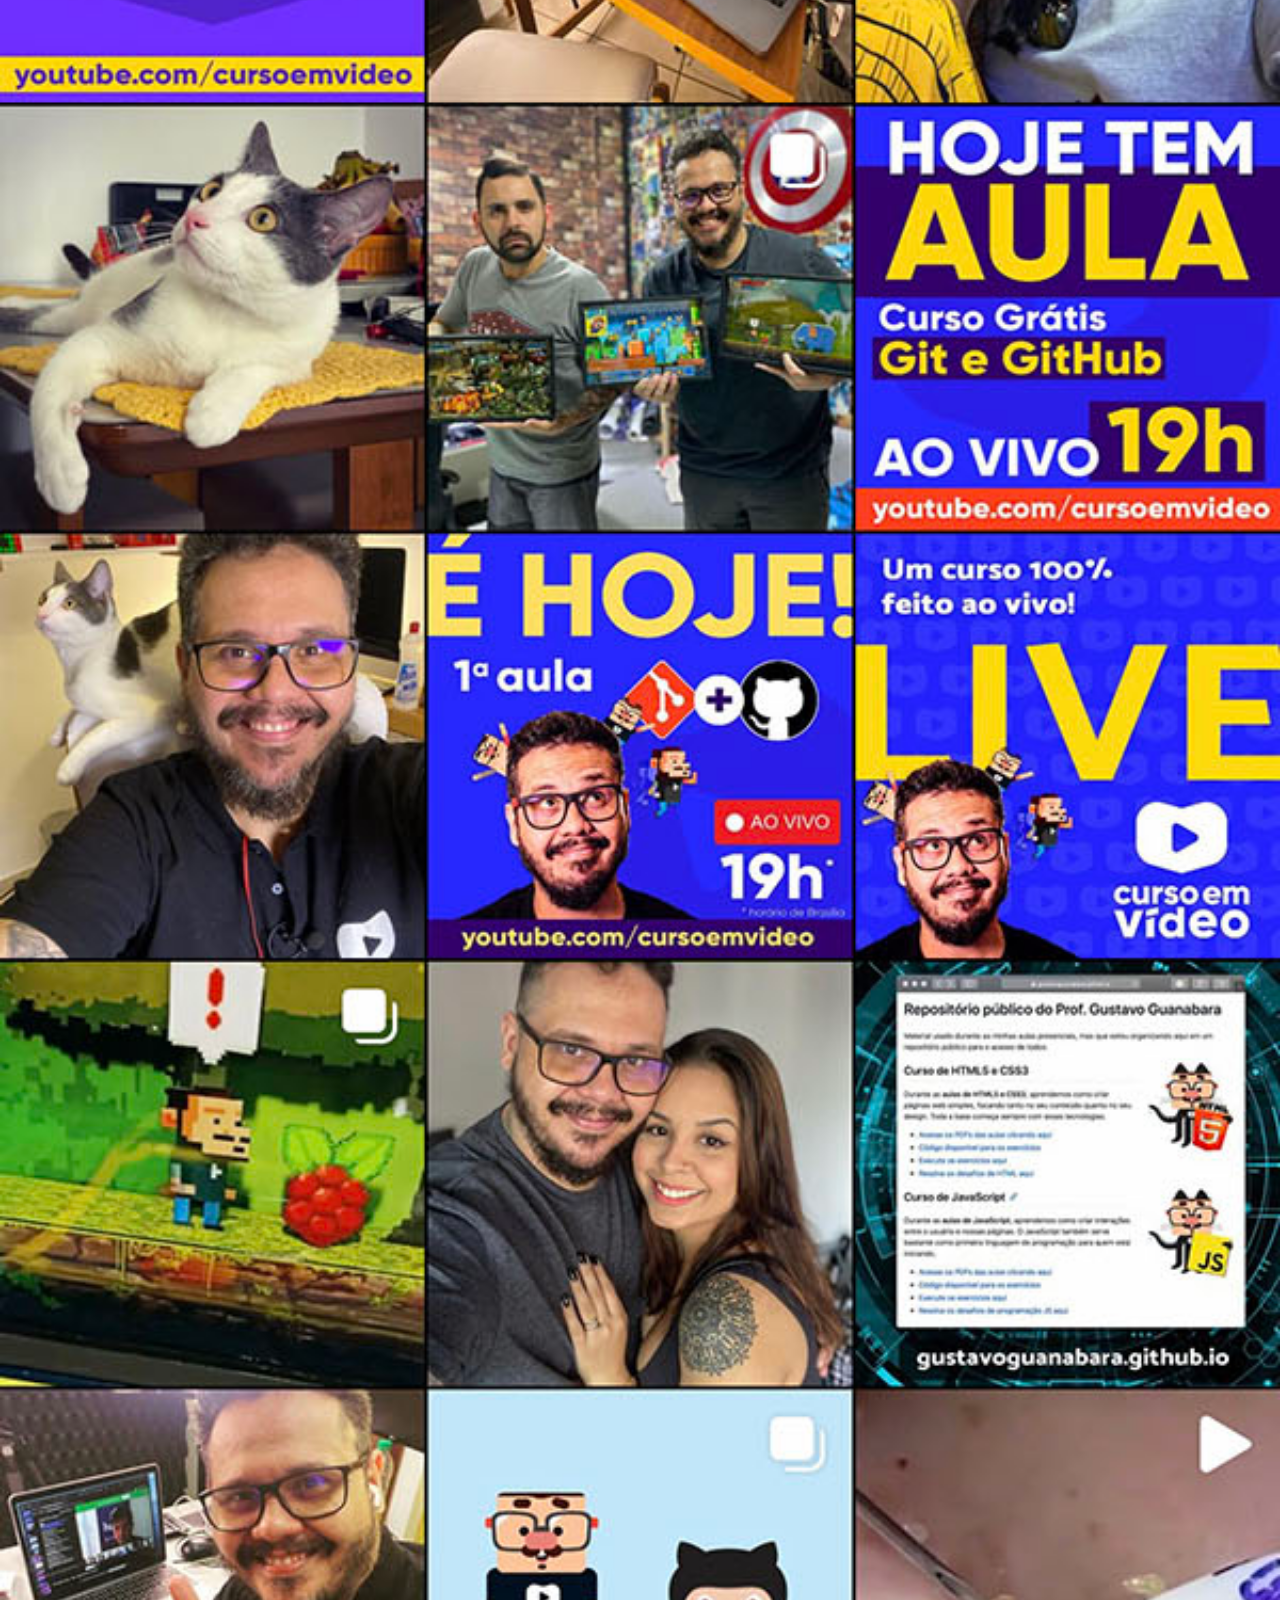
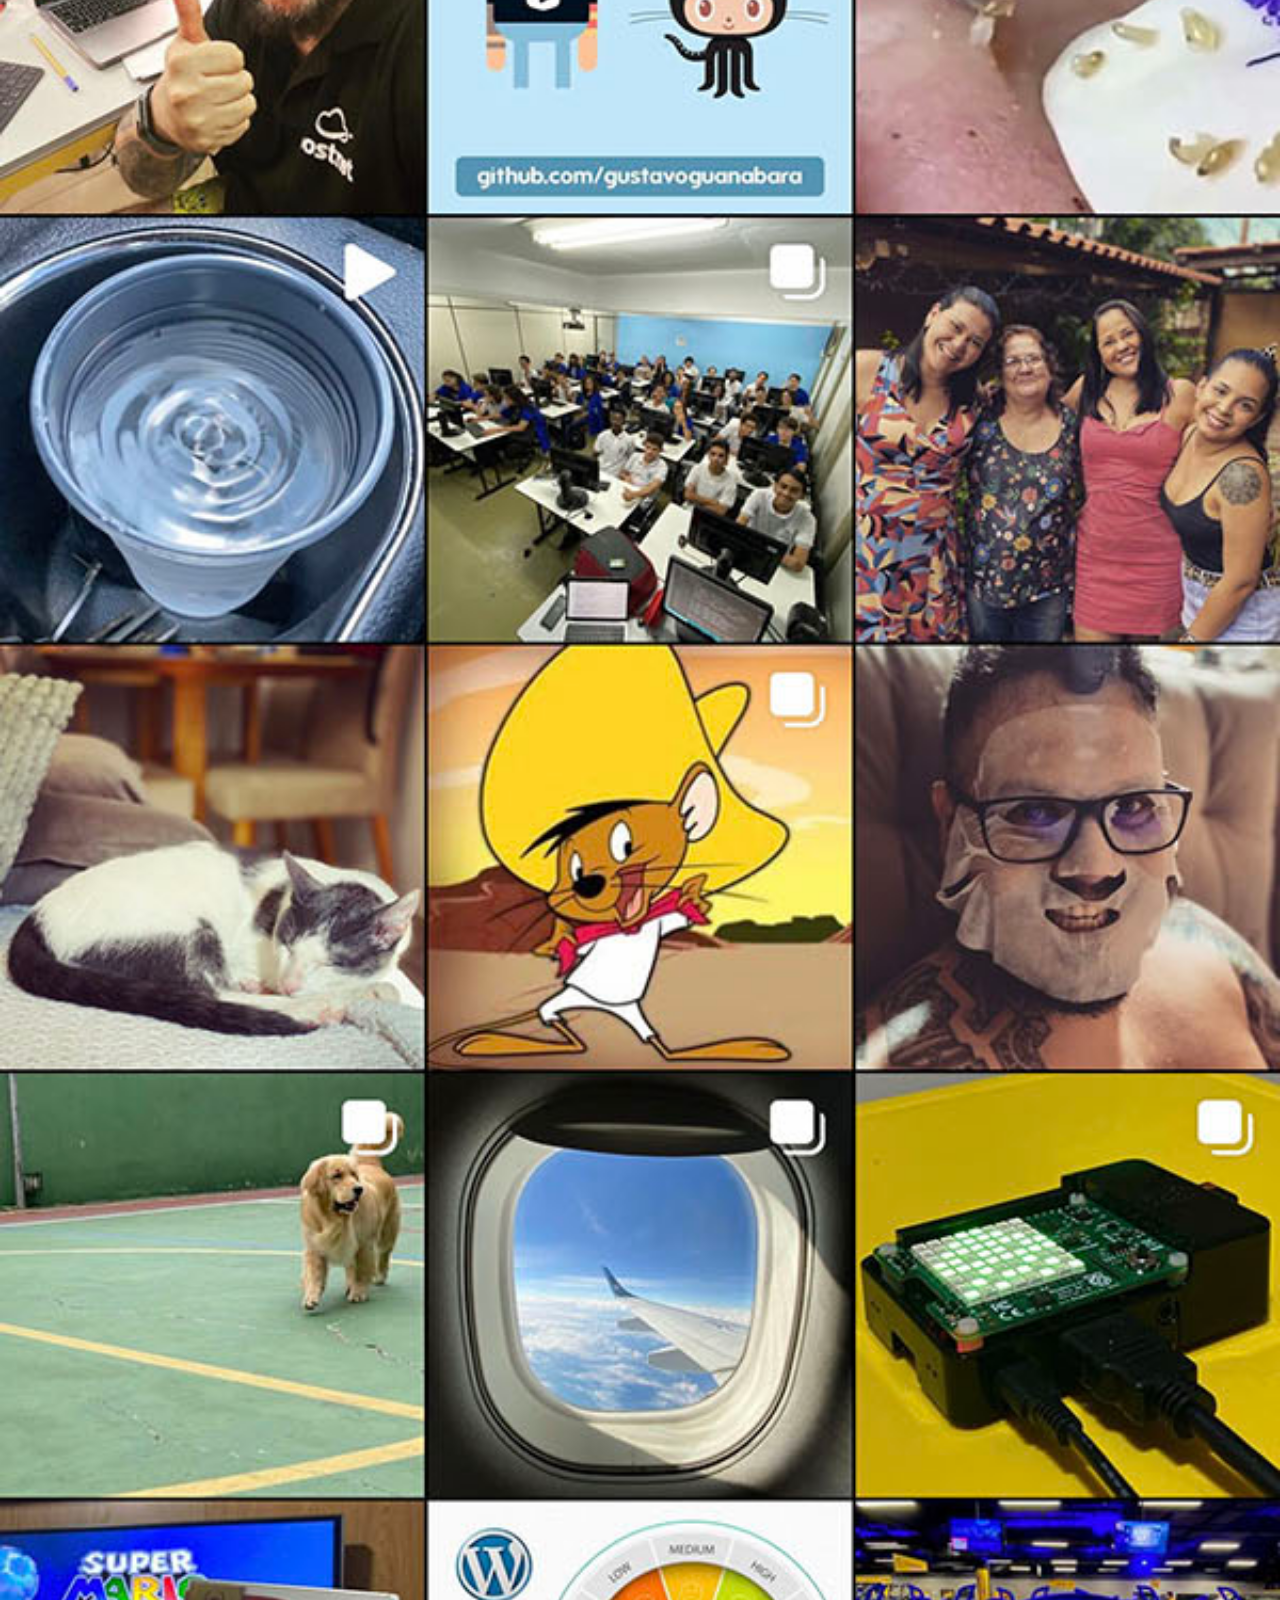
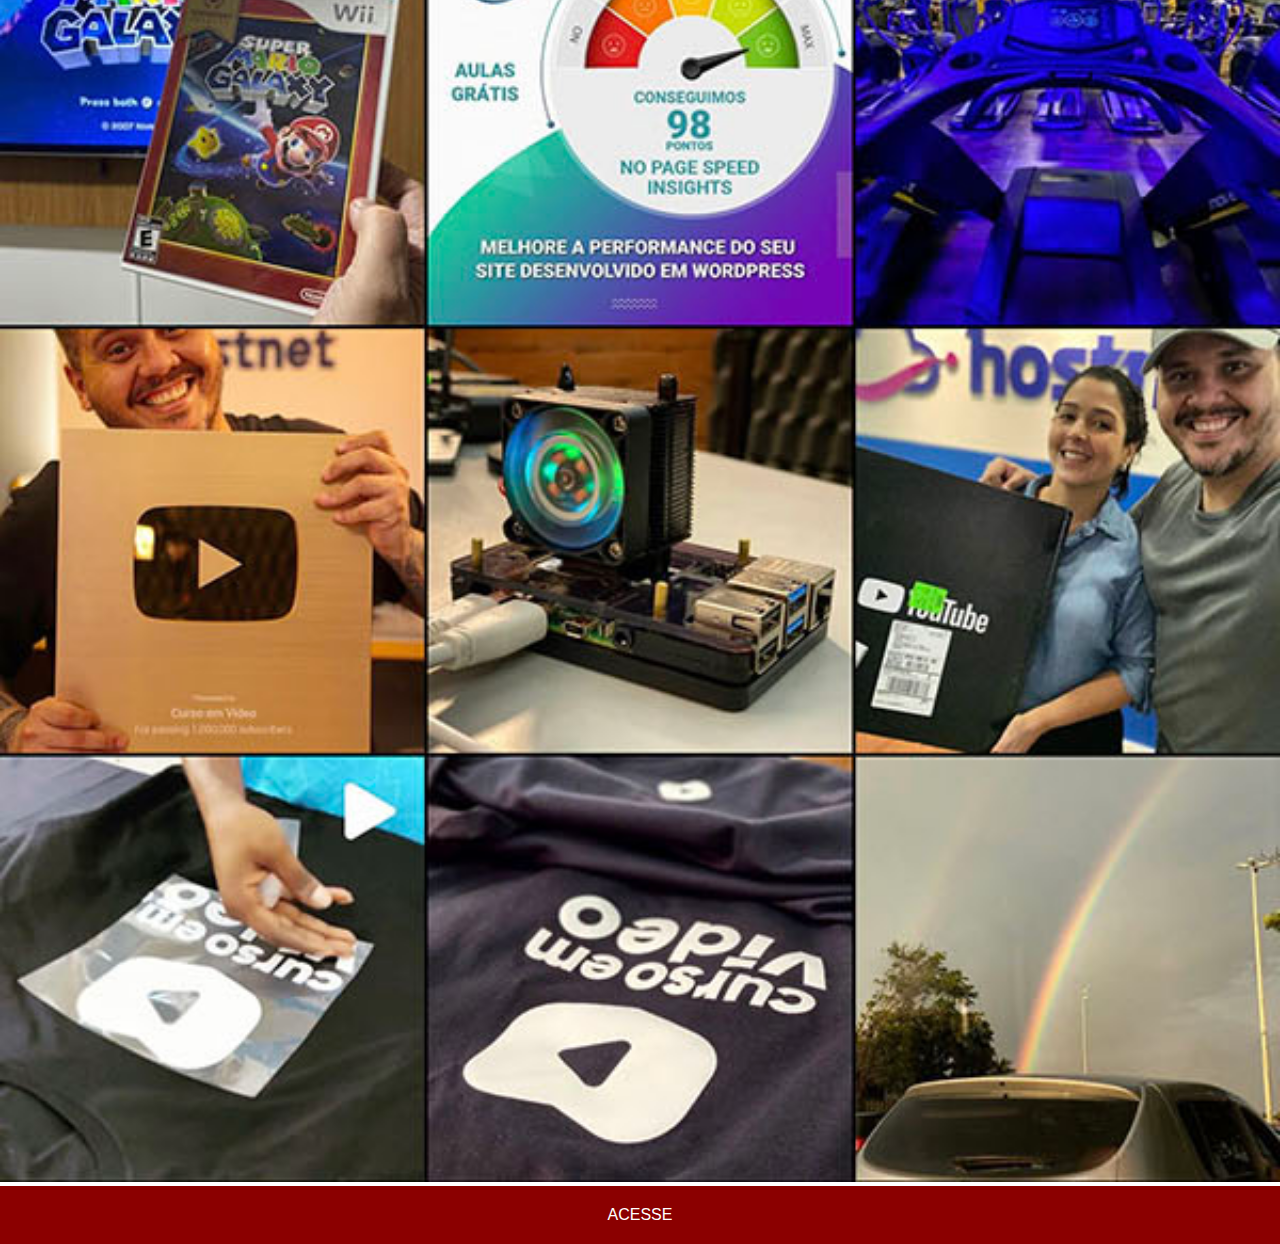
<file: instagram.html>
<!DOCTYPE html>
<html lang="en">
<head>
    <meta charset="UTF-8">
    <meta name="viewport" content="width=device-width, initial-scale=1.0">
    <title>Instagram</title>
    <link rel="stylesheet" href="estilo-social.css">
</head>
<body>
    <img src="util/imagens/tela-instagram.jpg" alt="">
    <a href="https://www.instagram.com/gustavoguanabara/" target="_blank">ACESSE</a>
</body>
</html>
</file>
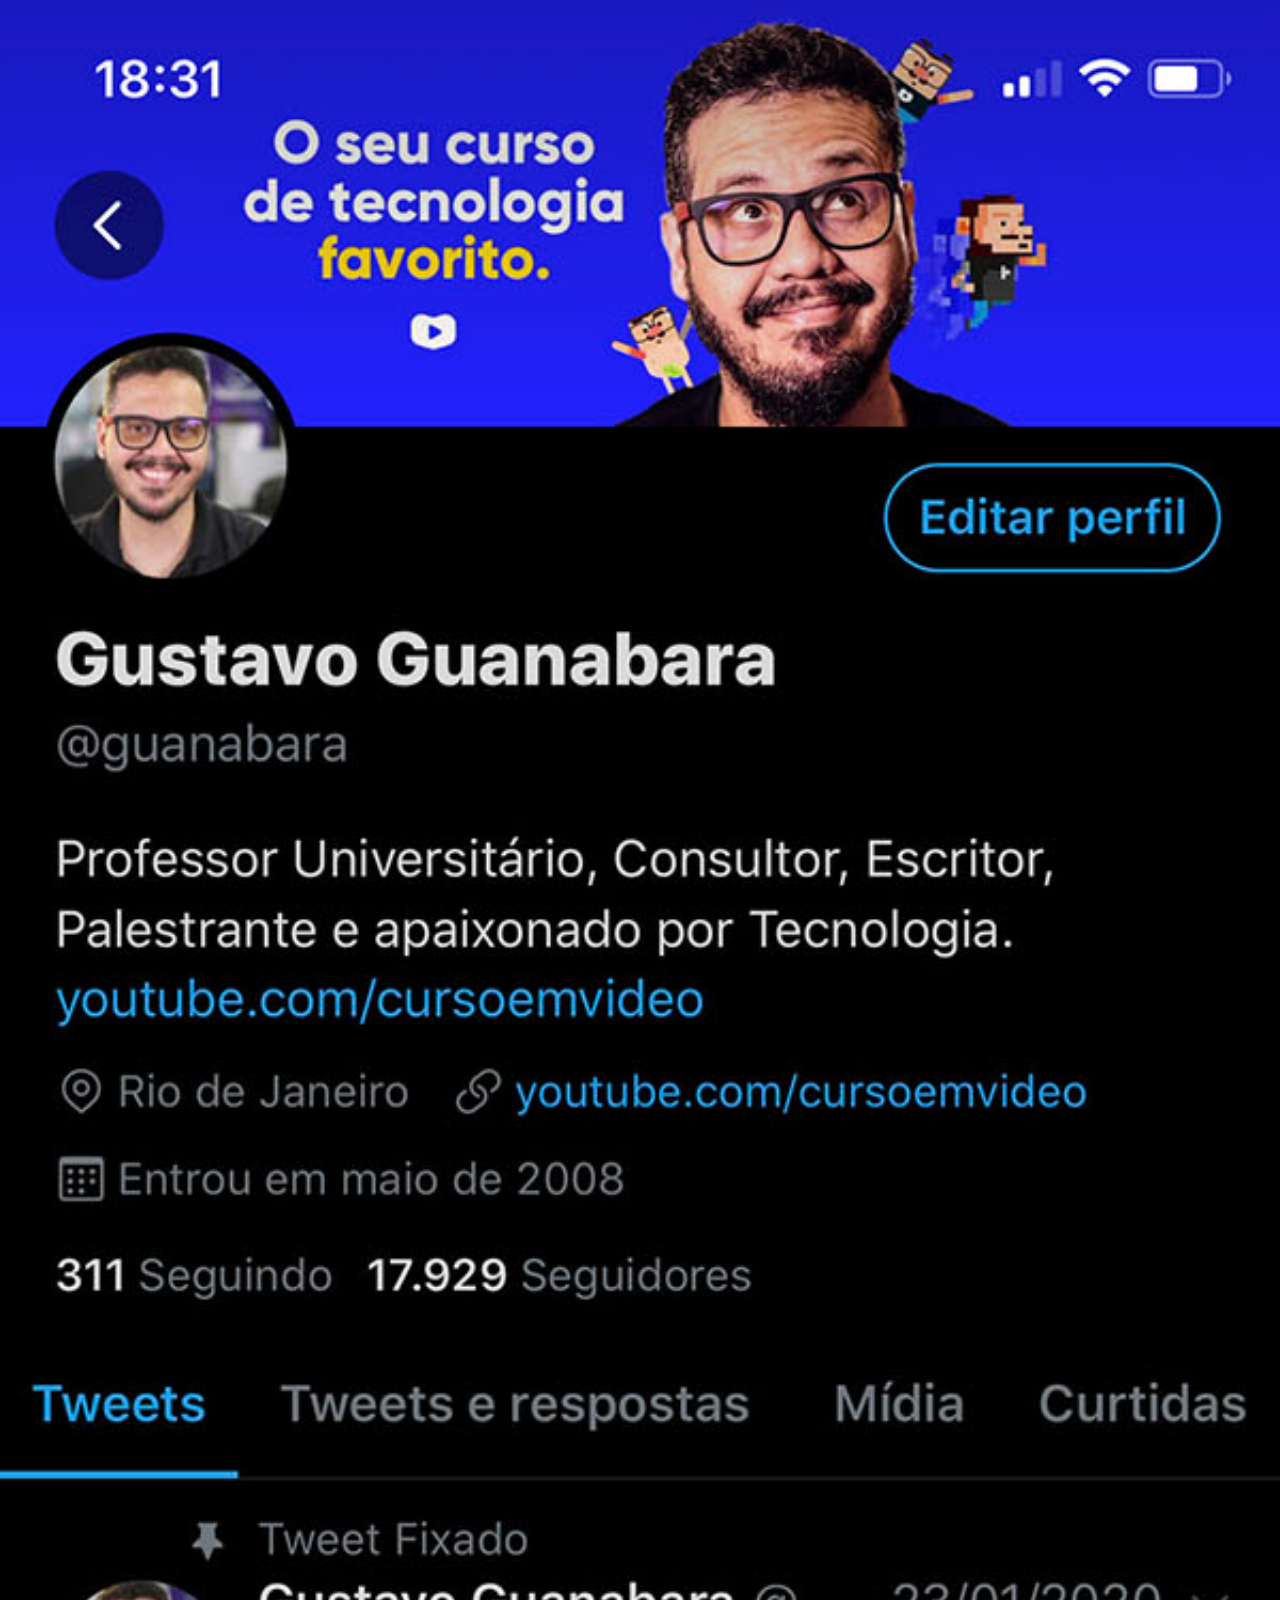
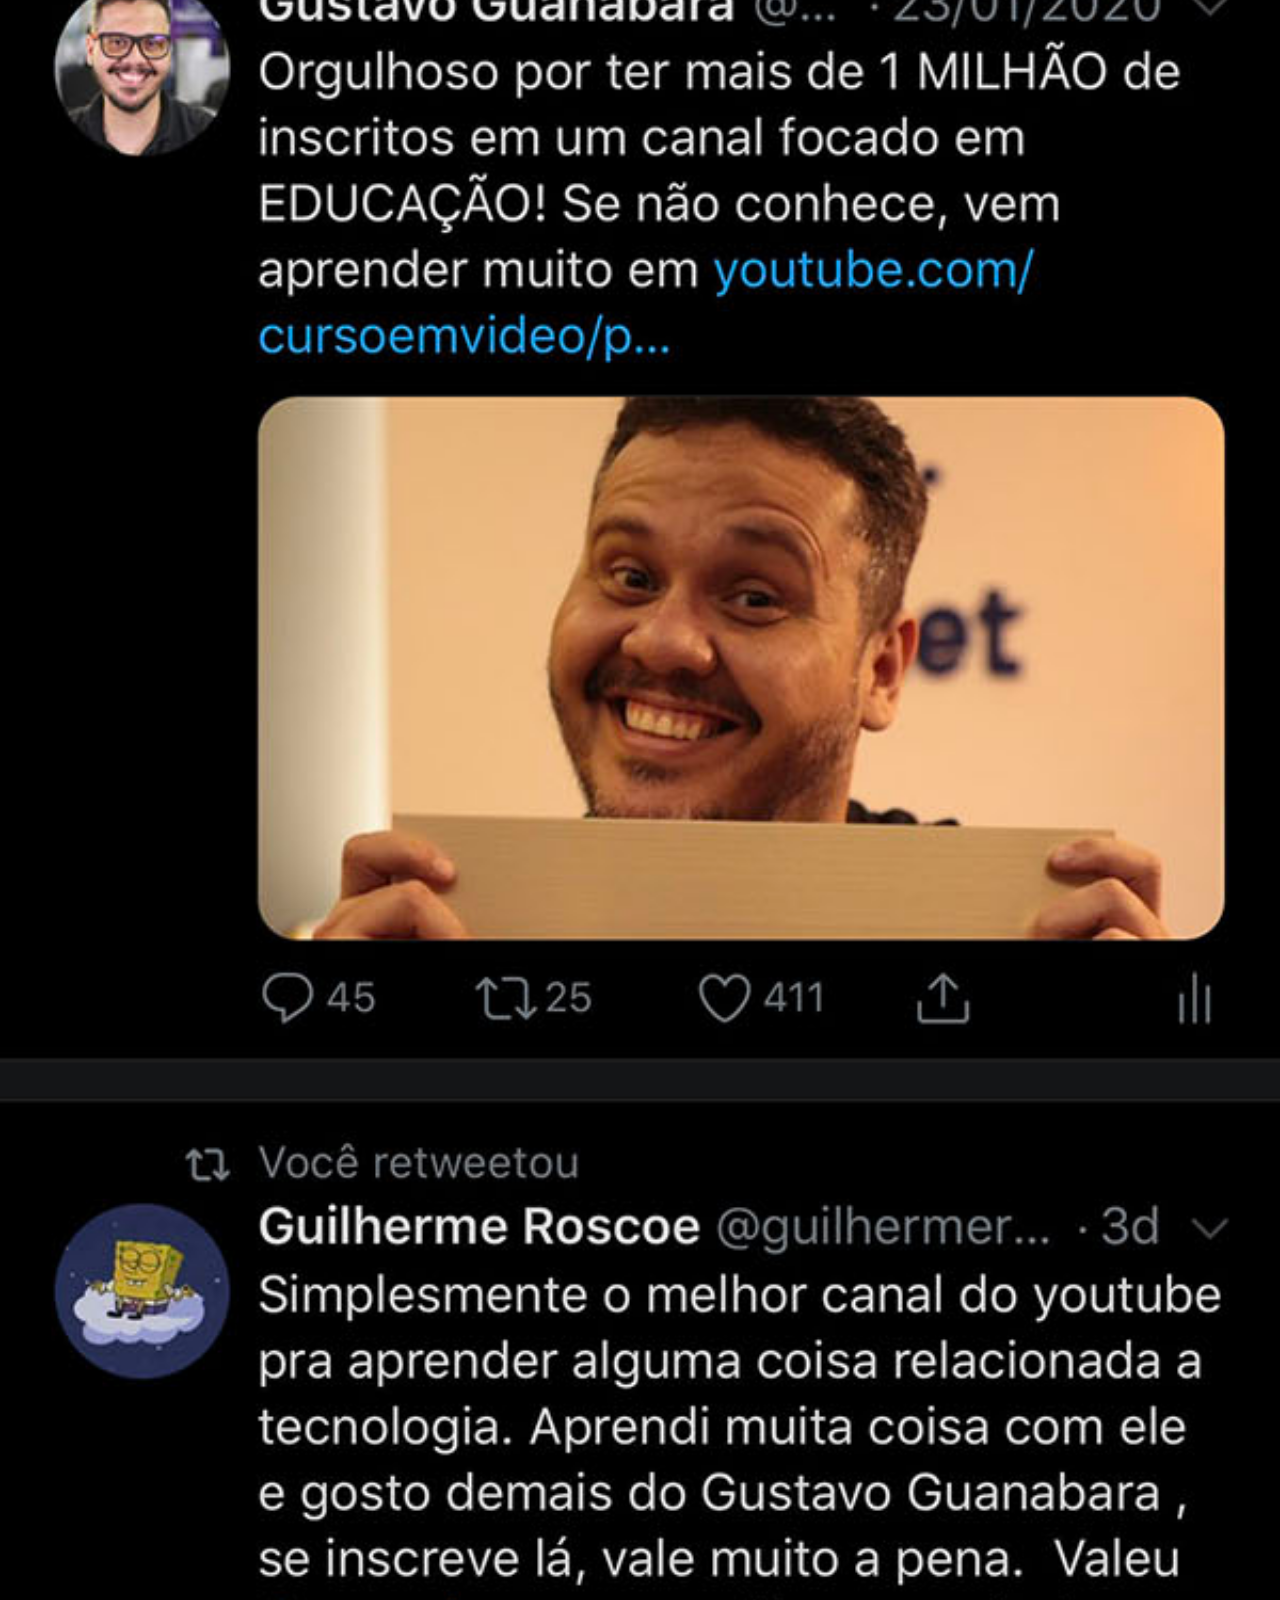
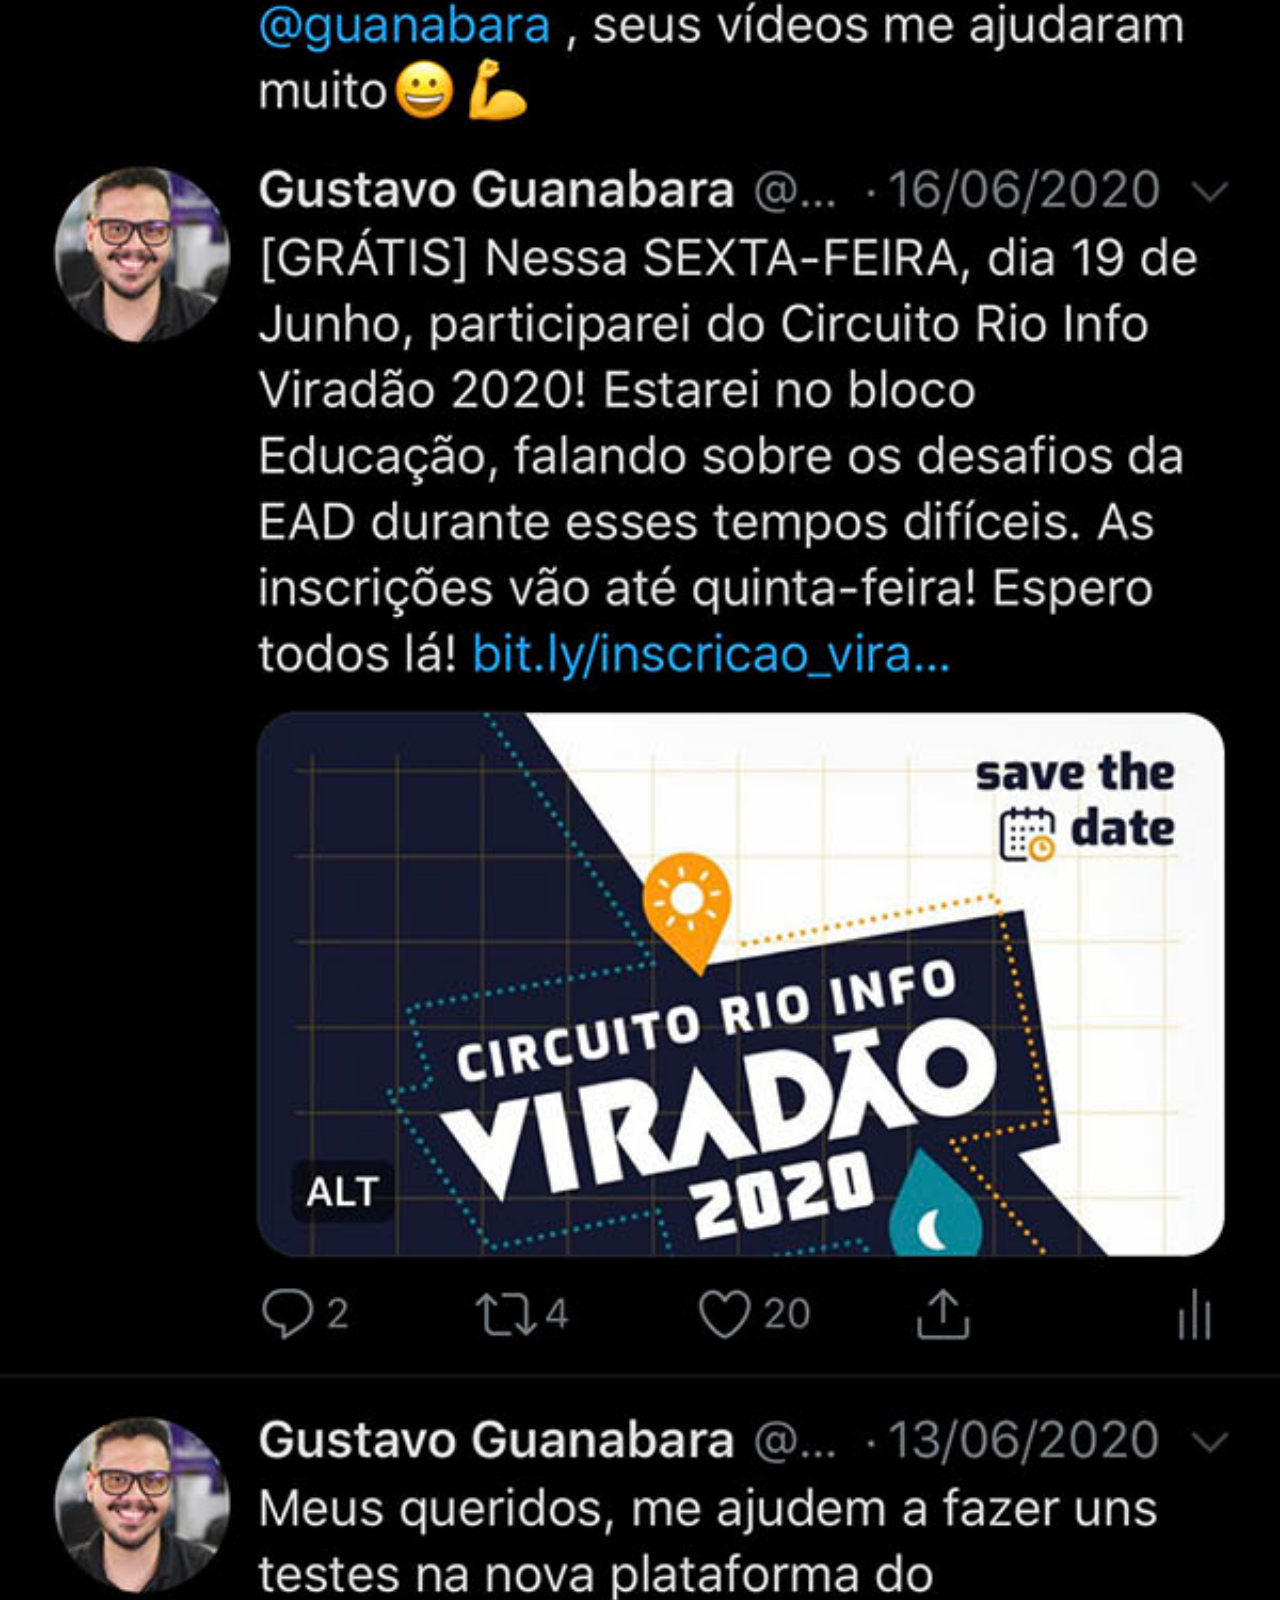
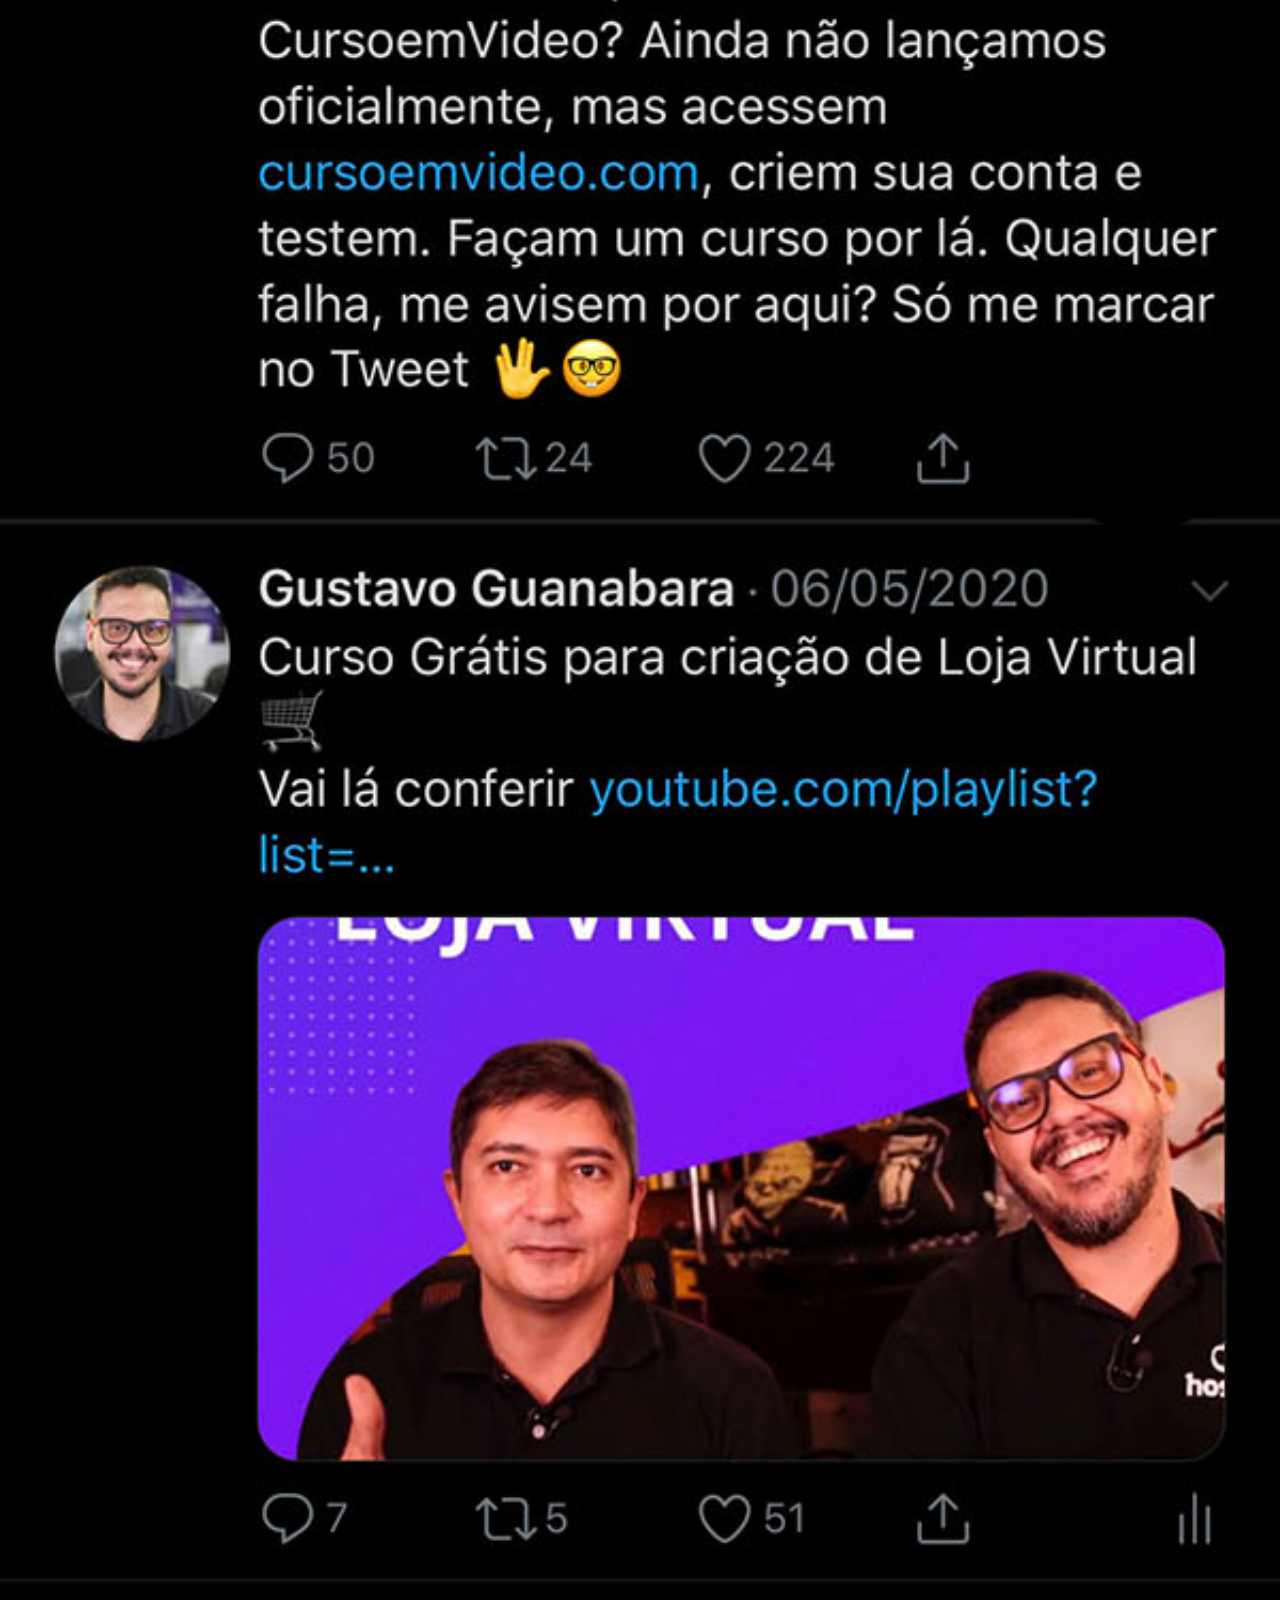
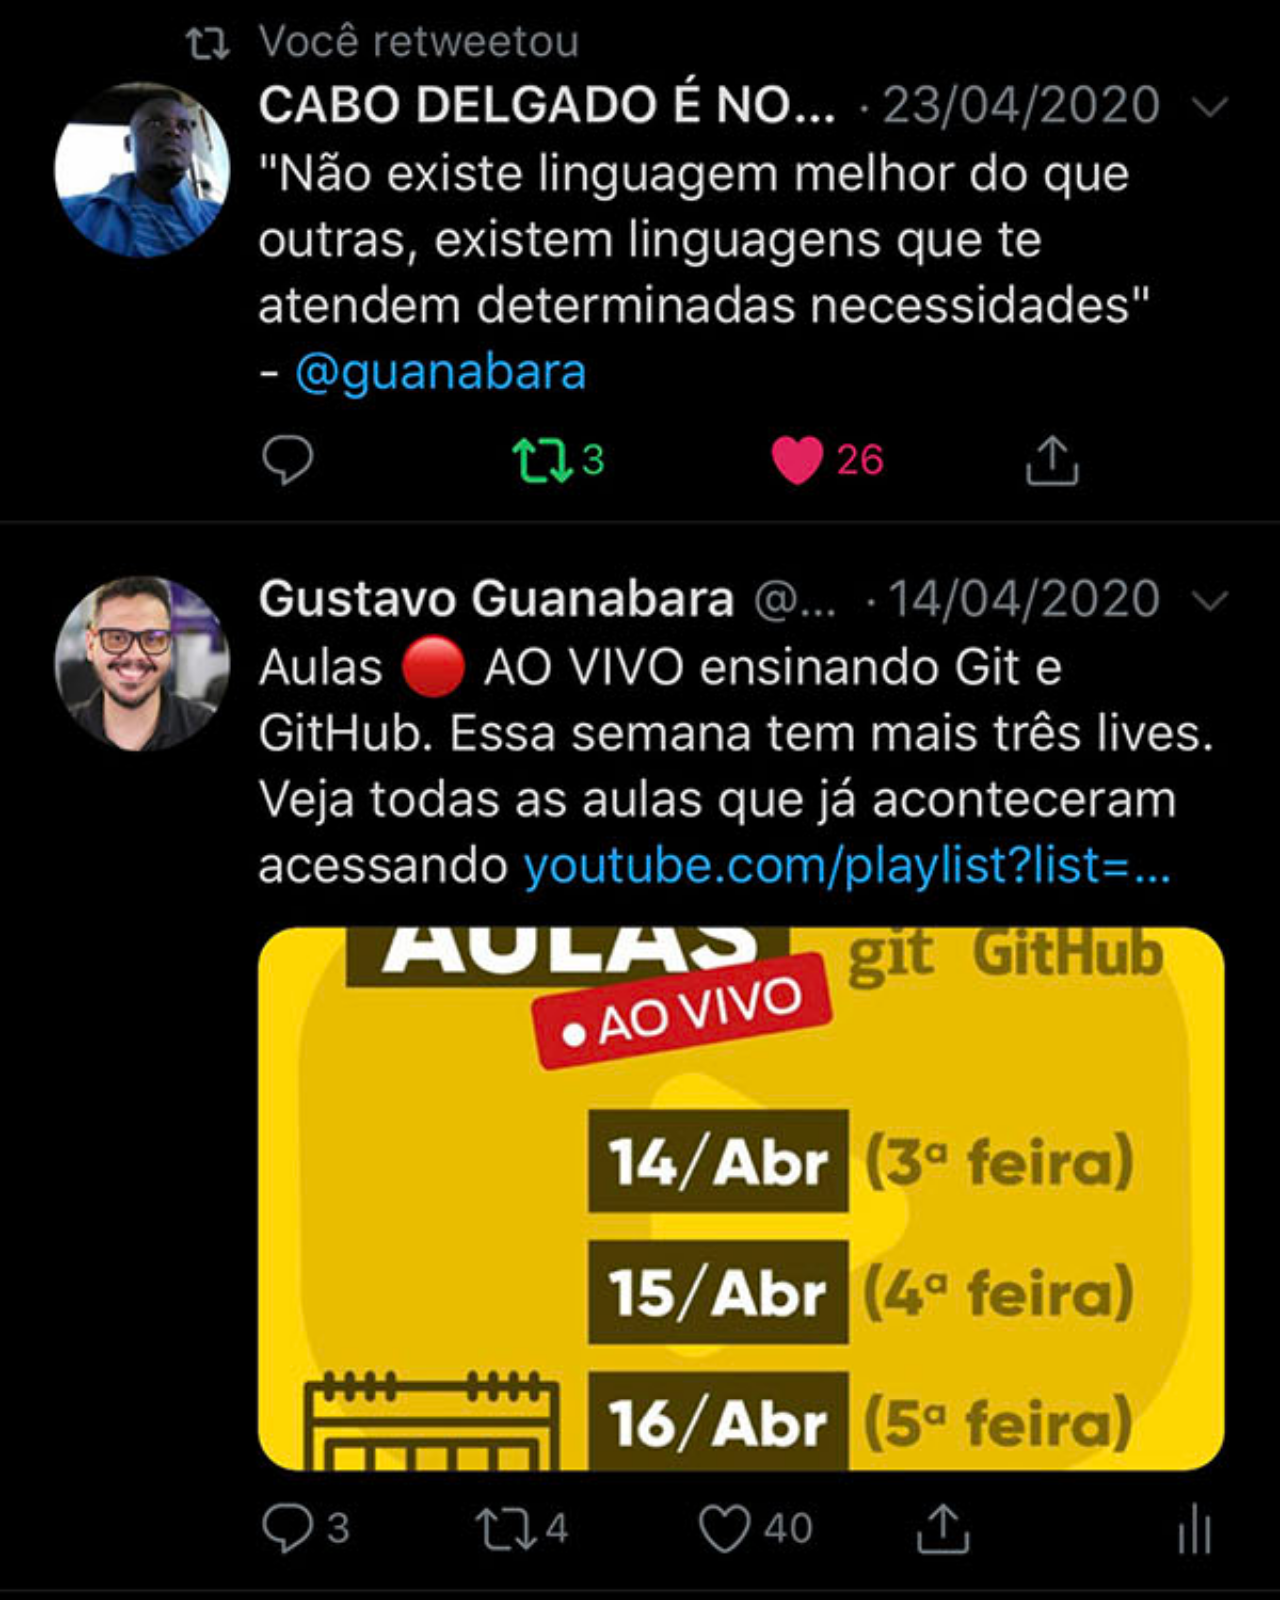
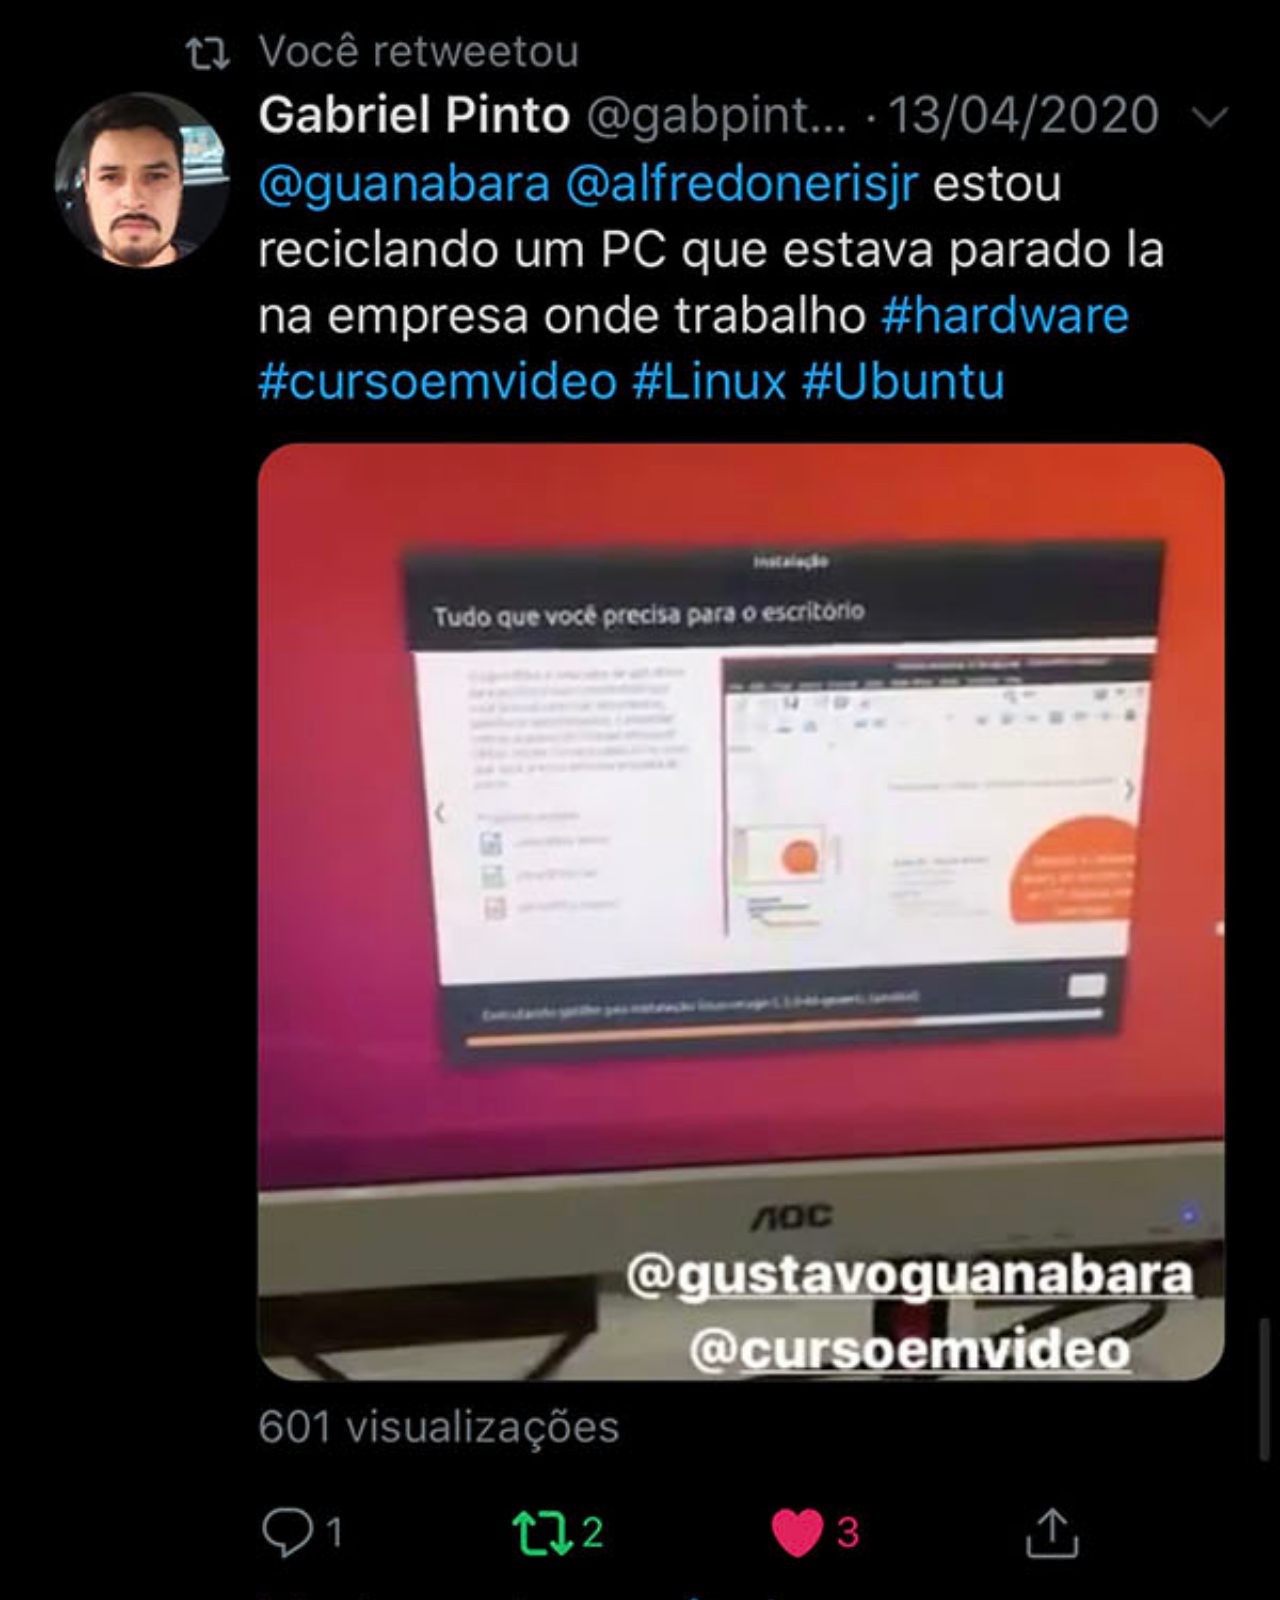
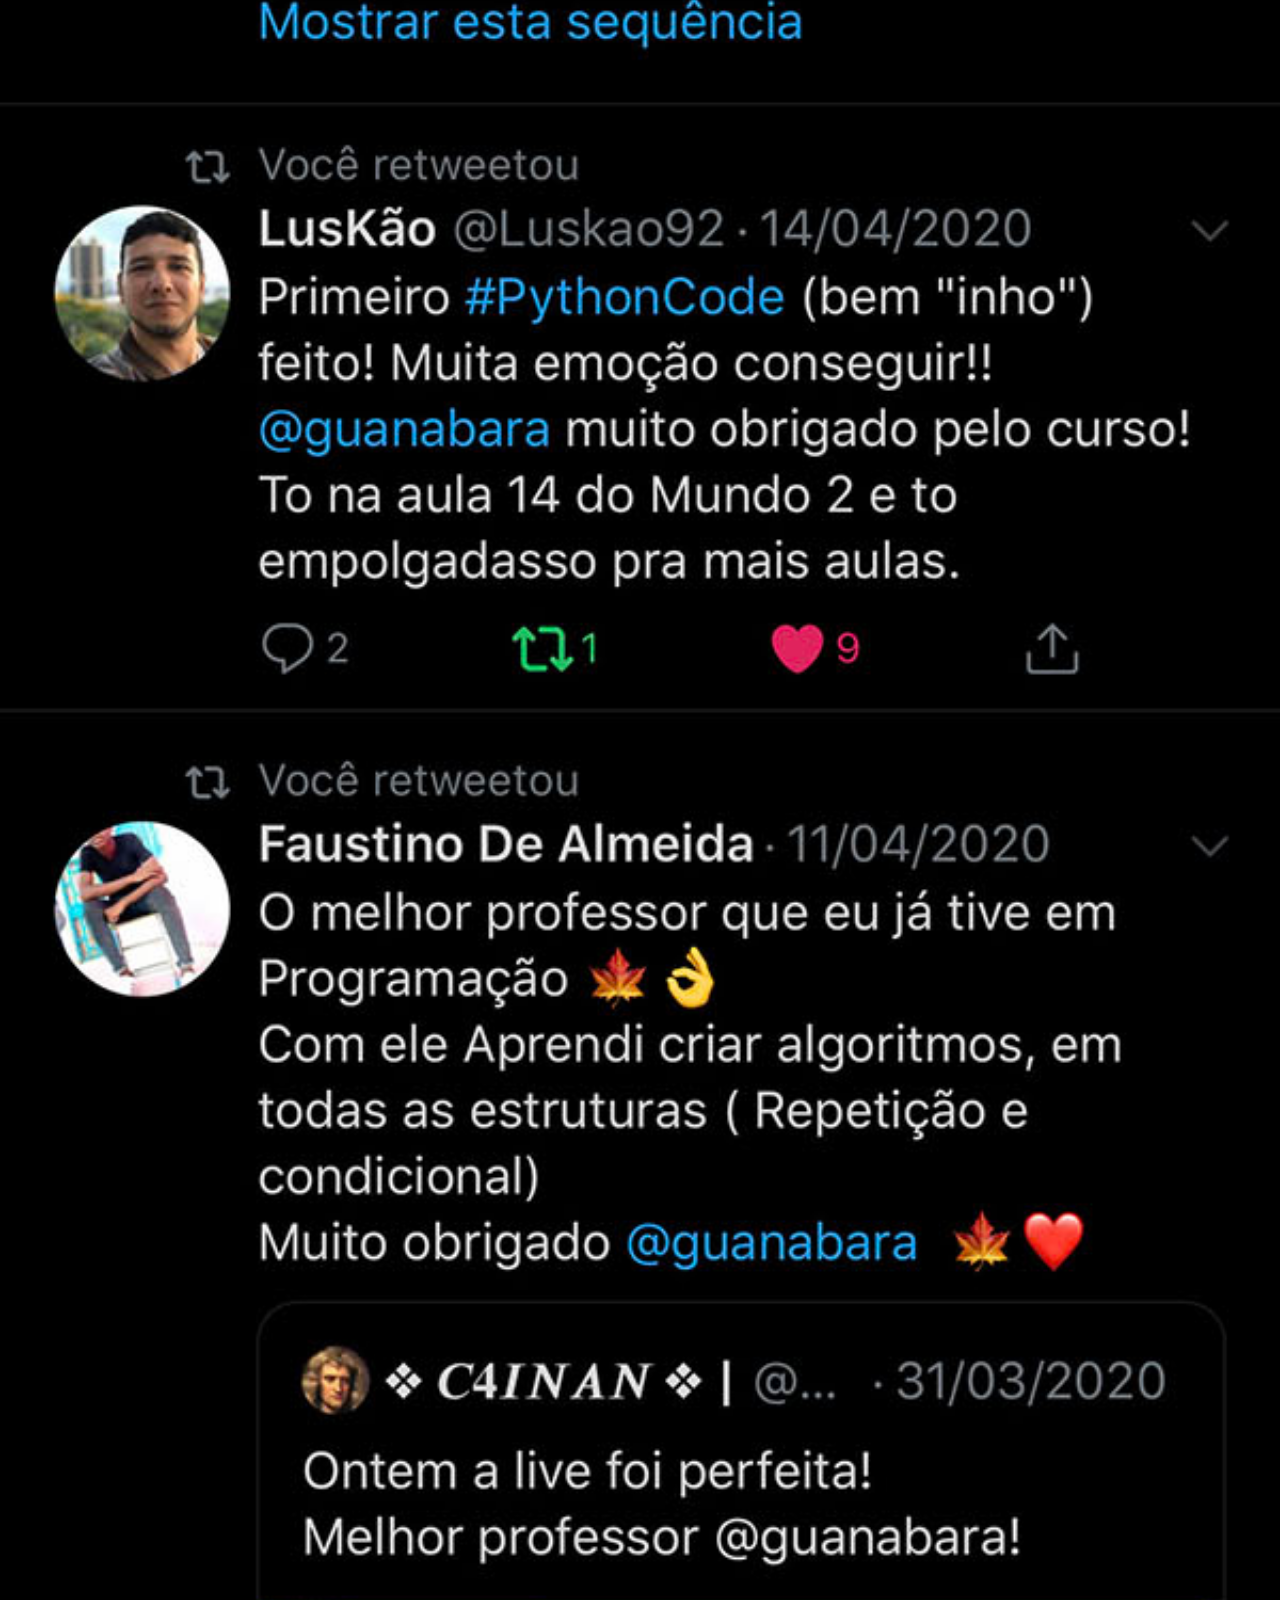
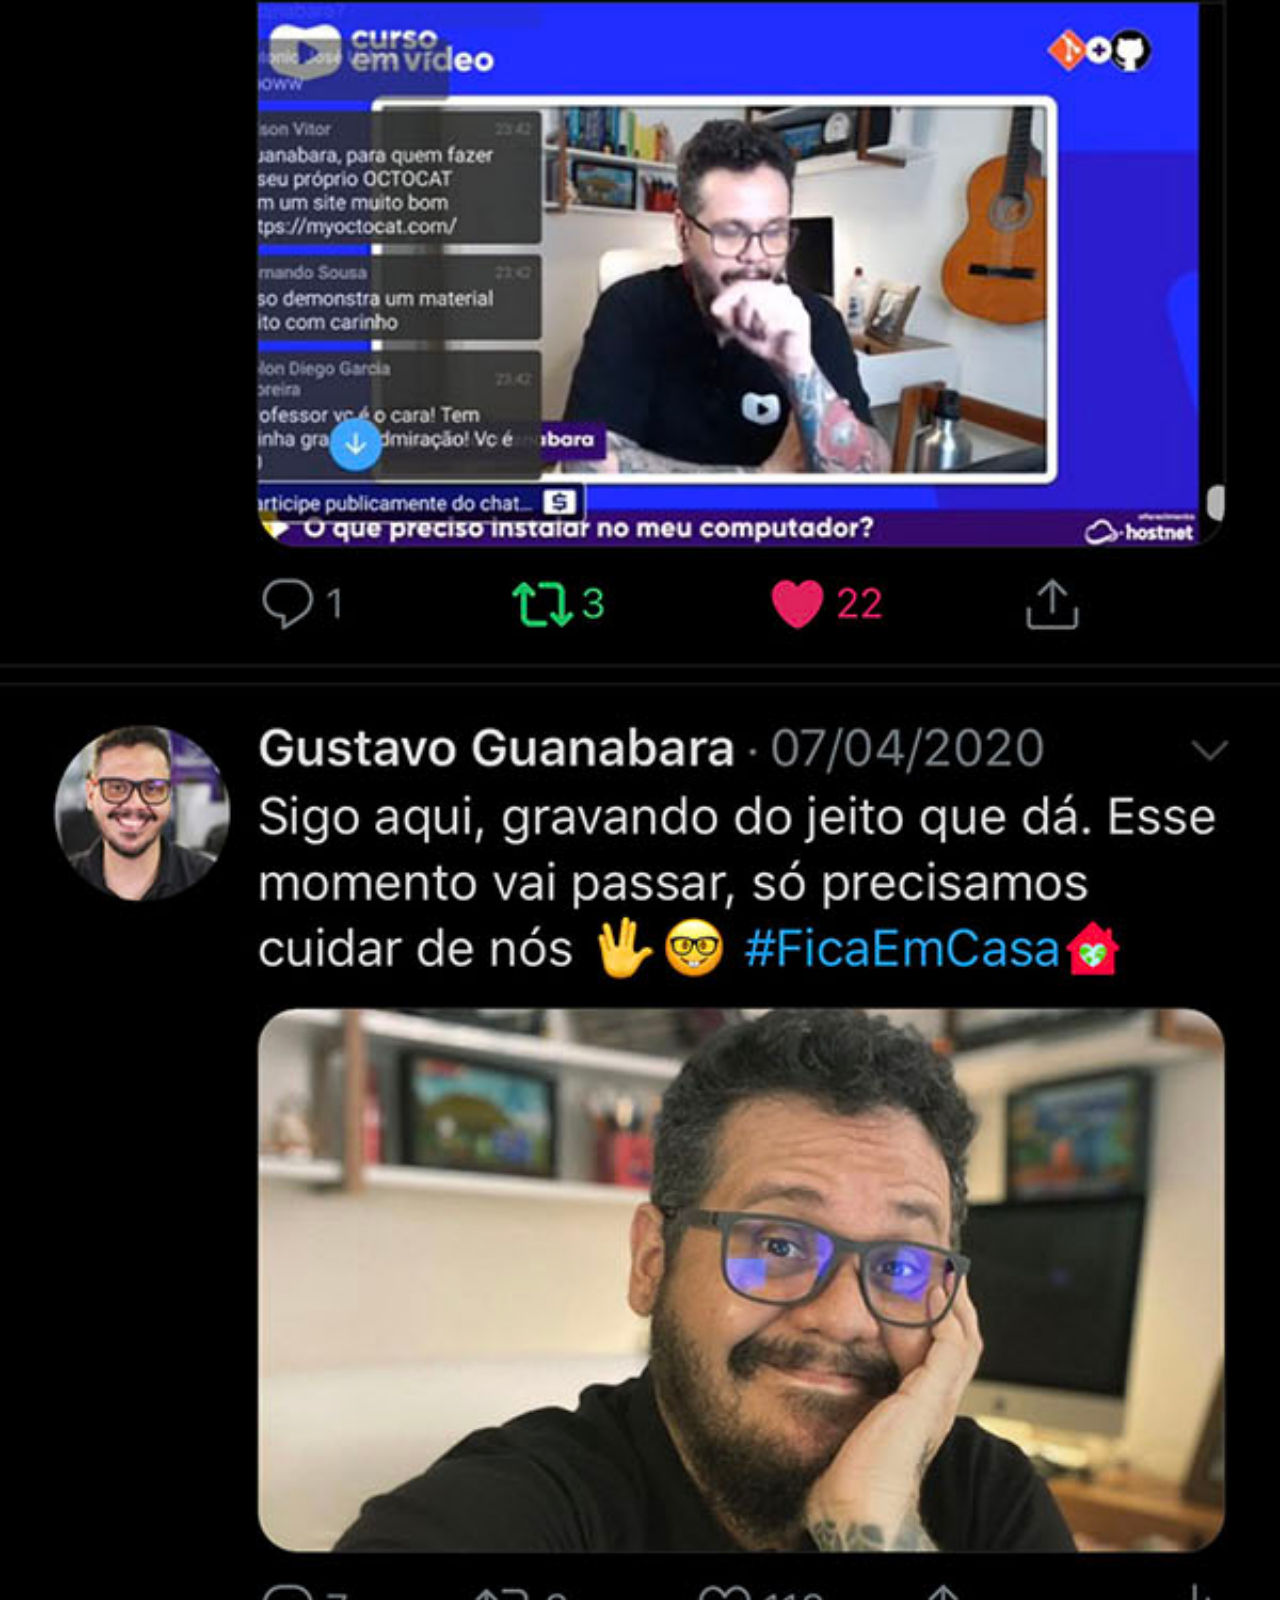
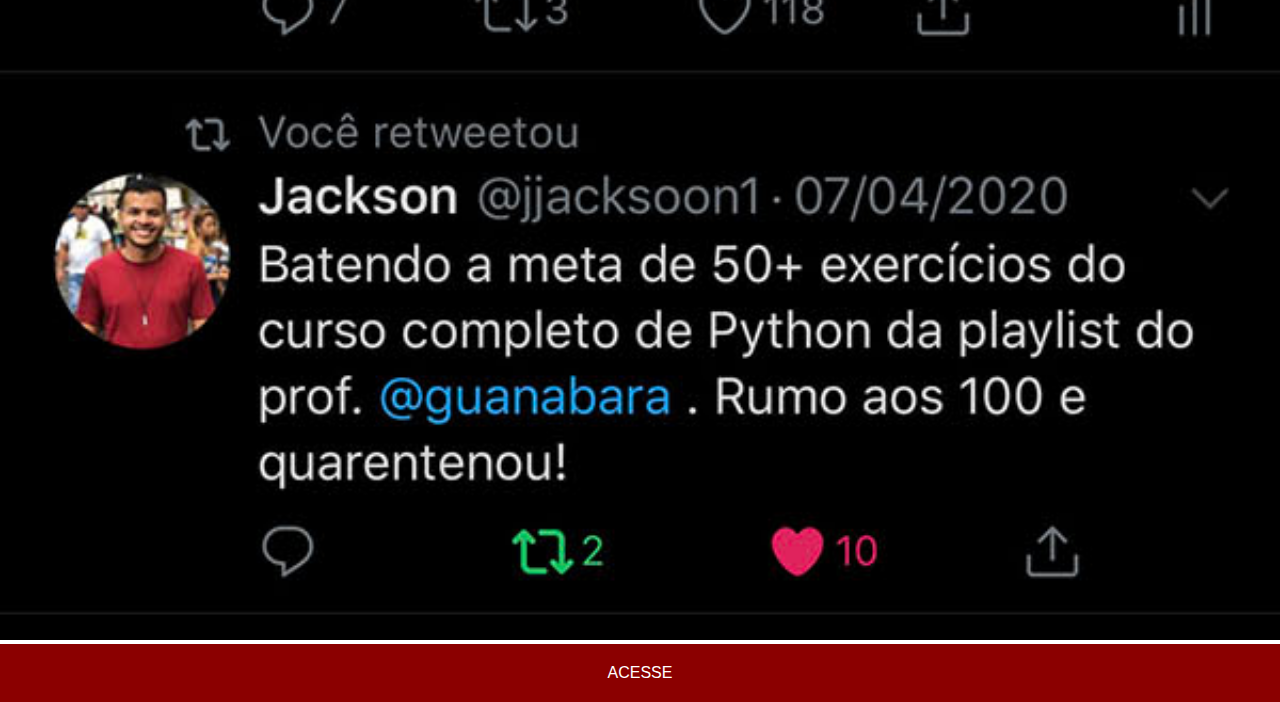
<file: twitter.html>
<!DOCTYPE html>
<html lang="en">
<head>
    <meta charset="UTF-8">
    <meta name="viewport" content="width=device-width, initial-scale=1.0">
    <title>Twitter</title>
    <link rel="stylesheet" href="estilo-social.css">
</head>
<body>
    <img src="util/imagens/tela-twitter.jpg" alt="">
    <a href="https://twitter.com/guanabara" target="_blank">ACESSE</a>
</body>
</html>
</file>
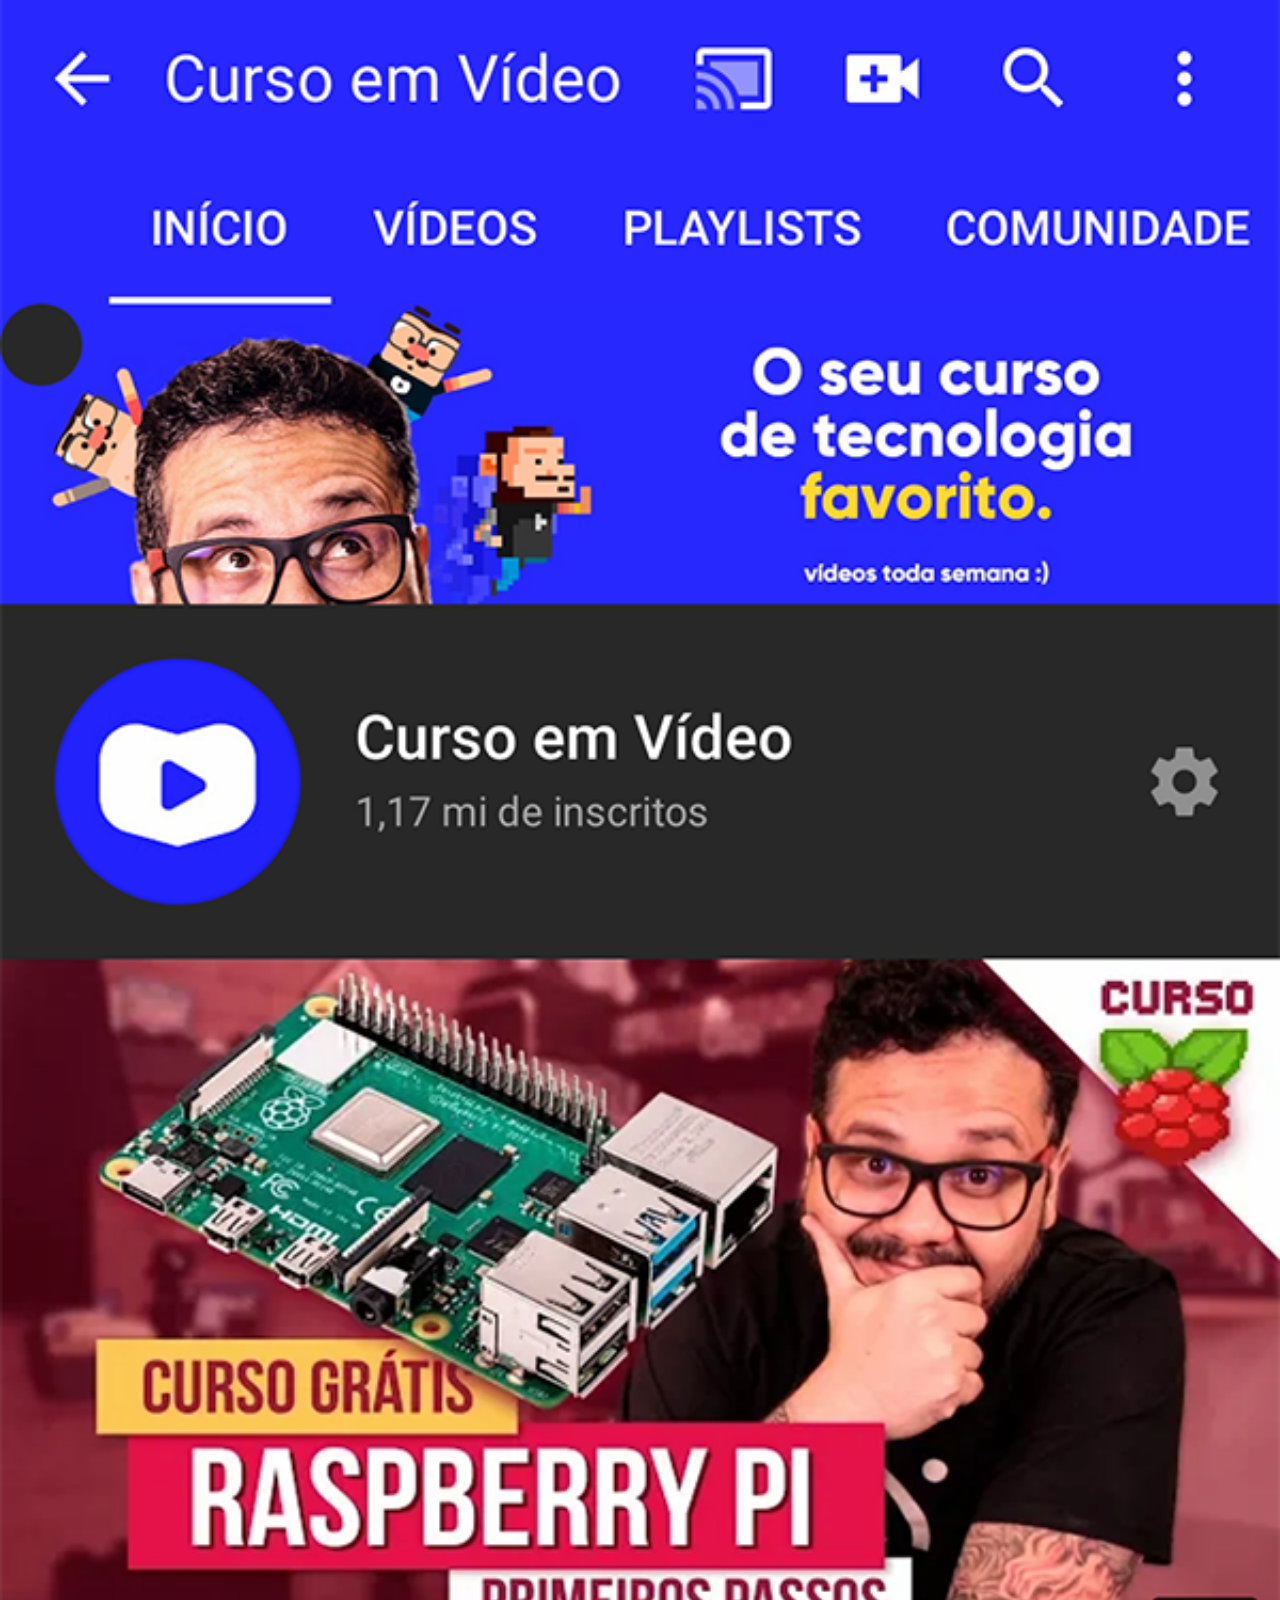
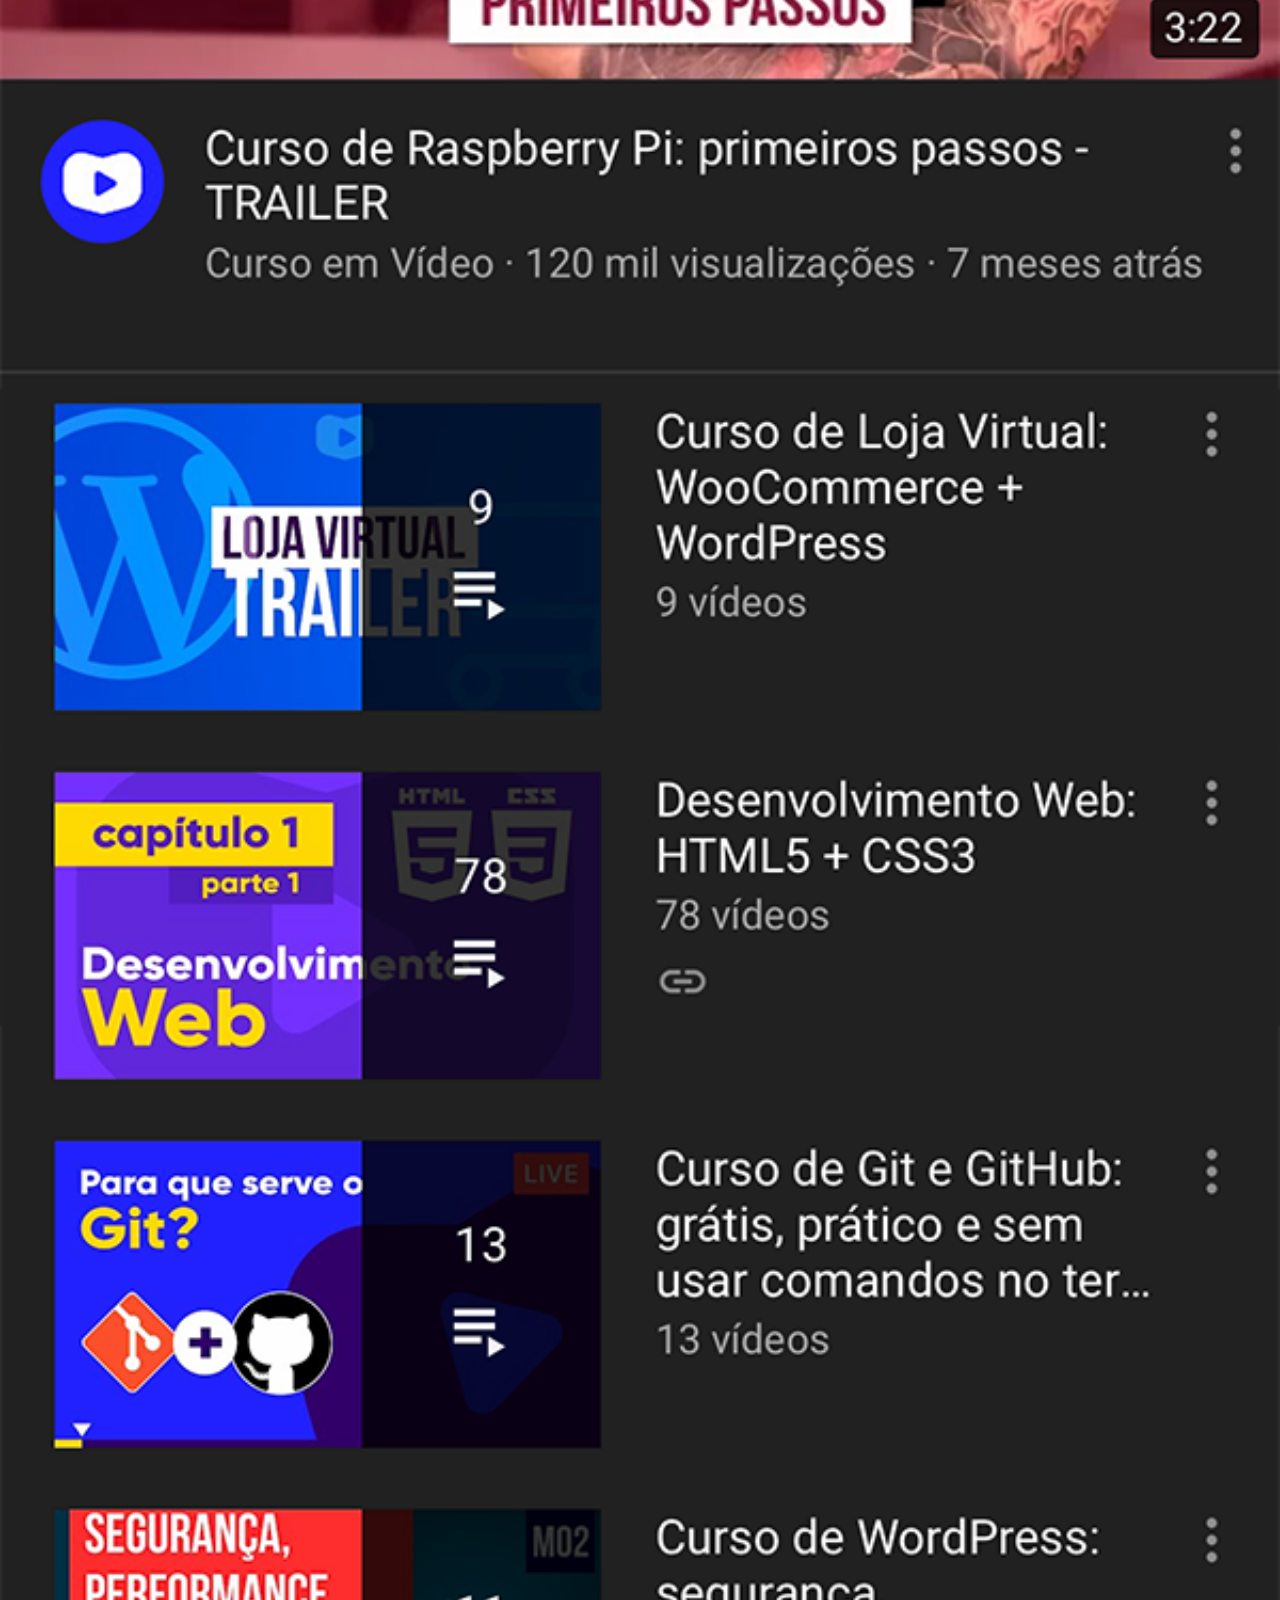
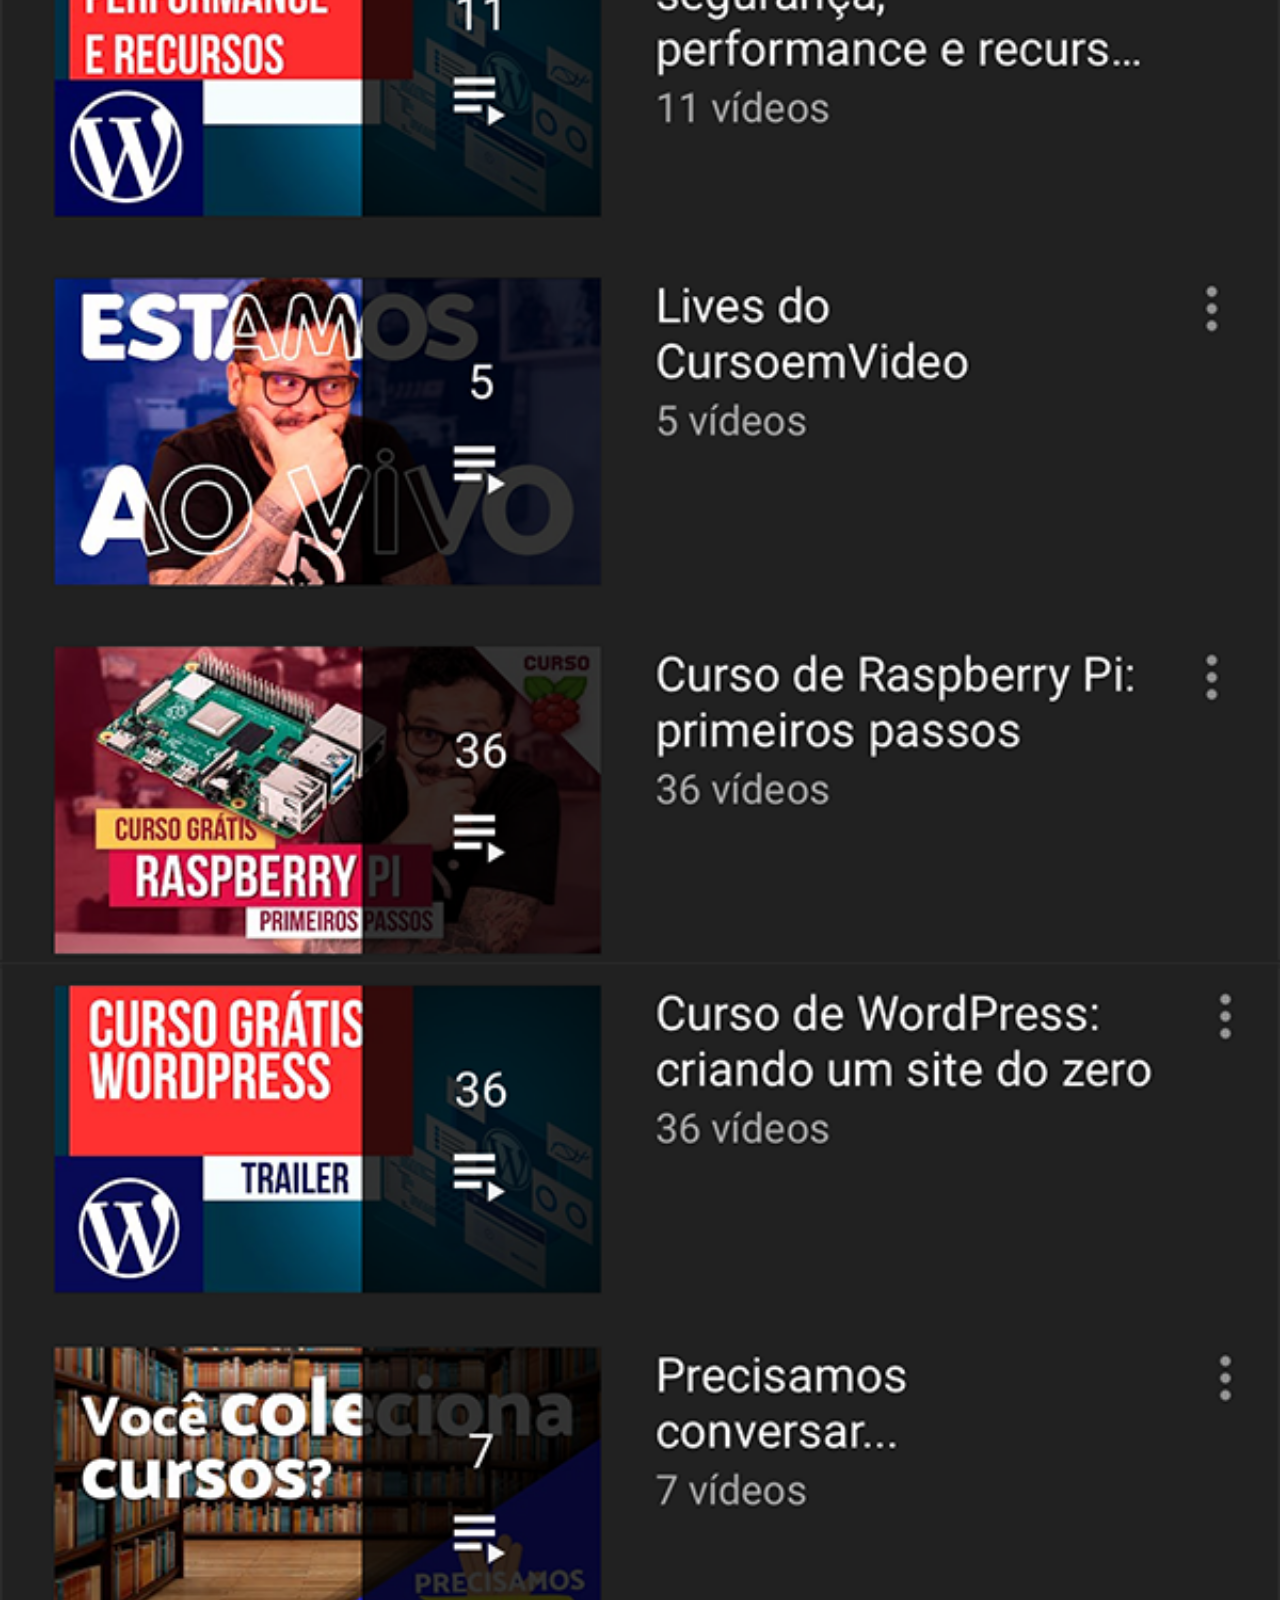
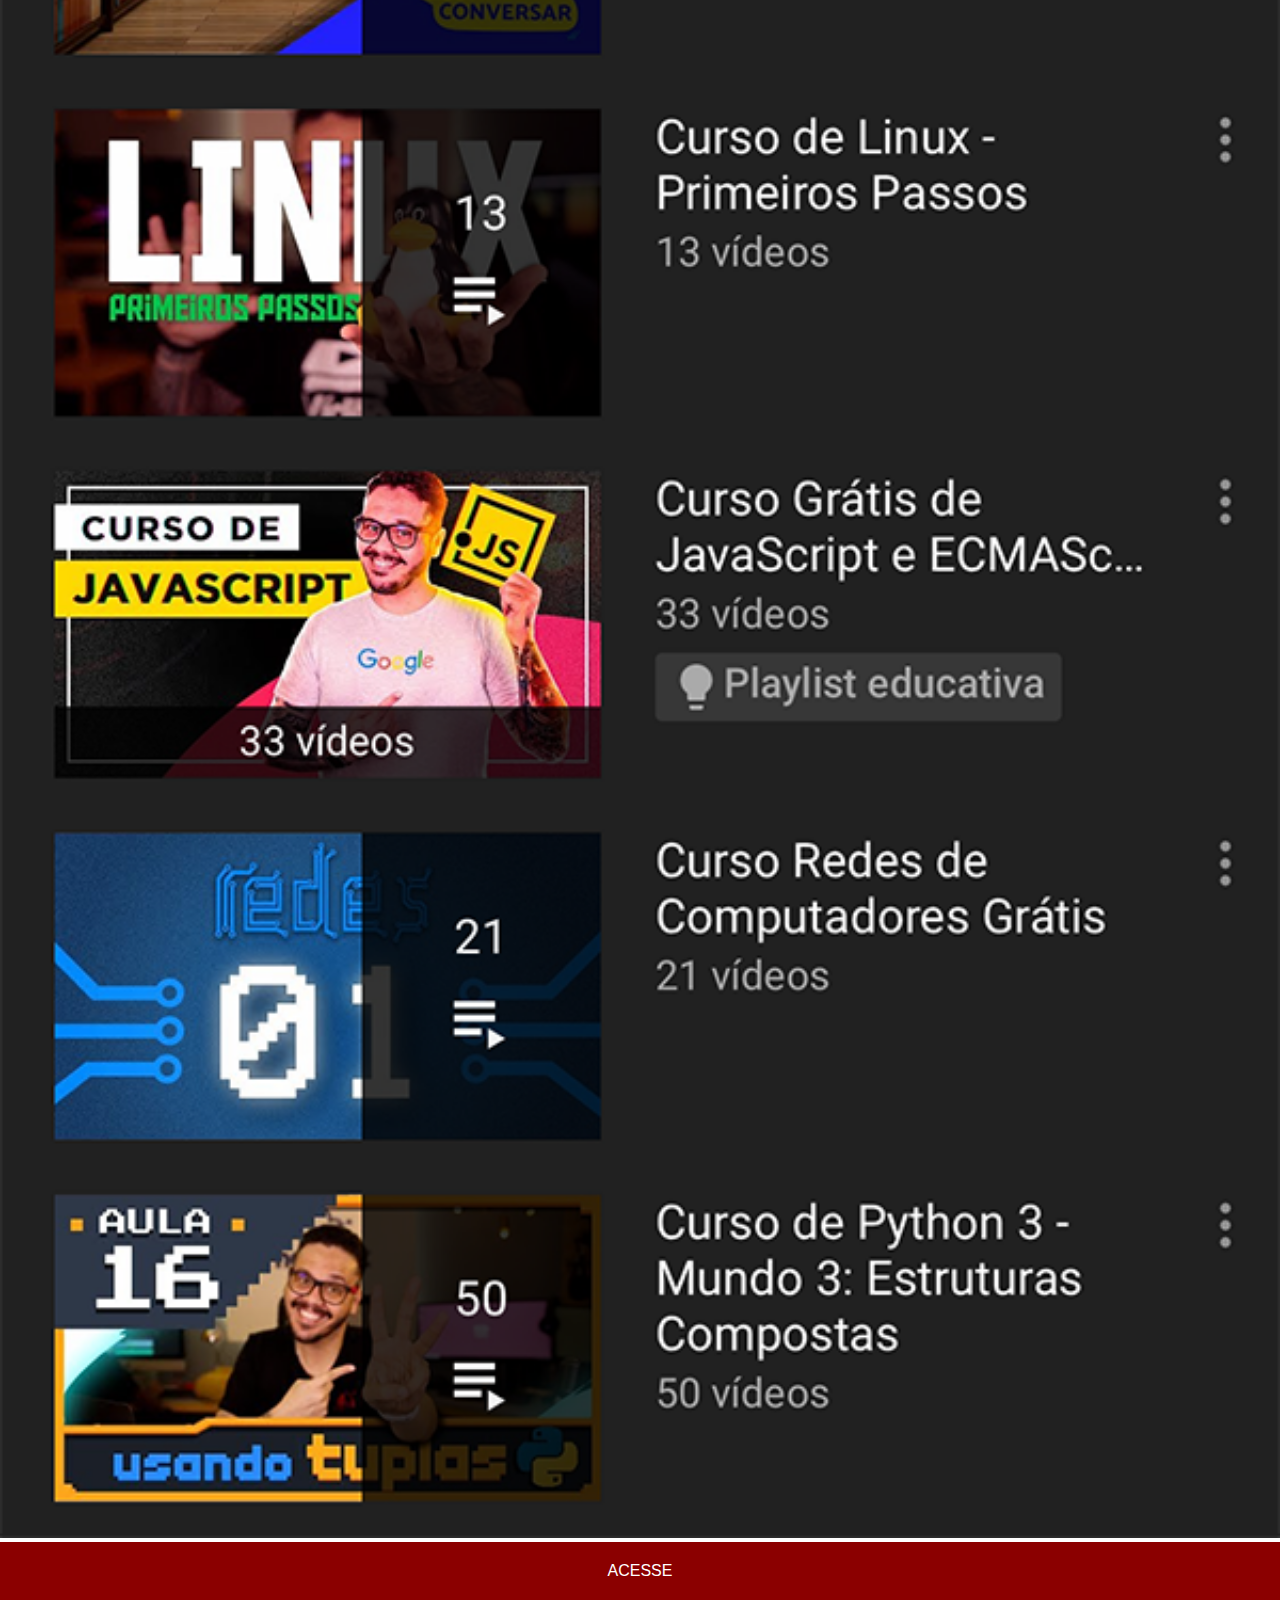
<file: youtube.html>
<!DOCTYPE html>
<html lang="en">
<head>
    <meta charset="UTF-8">
    <meta name="viewport" content="width=device-width, initial-scale=1.0">
    <title>Youtube</title>
    <link rel="stylesheet" href="estilo-social.css">
</head>
<body>
    <img src="util/imagens/tela-youtube.png" alt="">
    <a href="https://www.youtube.com/user/cursosemvideo/playlists" target="_blank">ACESSE</a>
</body>
</html>
</file>
<file: style.css>
@charset "UTF-8";

* {
    margin: 0px;
    padding: 0px;
}

body {
    width: 98vw;
    height: 100vh;

    background-image: url('util/imagens/fundo-madeira.jpg');
    background-size: cover;
    background-attachment: fixed;
    background-repeat: no-repeat;
}

#telefone {
    background-image: url('util/imagens/frame-iphone.png');
    border: 3px solid rgb(5, 233, 115);
    width: 311px;
    height: 627px;

    position: absolute;
    left: 50%;
    top: 50%;
    transform: translate(-50%, -50%);
}

.container {
    position: relative;
    height: 100vh;
}
</file>
<file: estilo-social.css>
@charset "UTF-8";

* {
    margin: 0px;
    padding: 0px;
    font-family: Arial, Helvetica, sans-serif;
}

::-webkit-scrollbar {
    width: 0px;
    height: 0px;
}

img {
    background-size: cover;
    width: 100vw;
}

a {
    display: block;
    background-color: darkred;
    color: white;
    padding: 20px;
    text-align: center;
    text-decoration: none;
}
</file>
